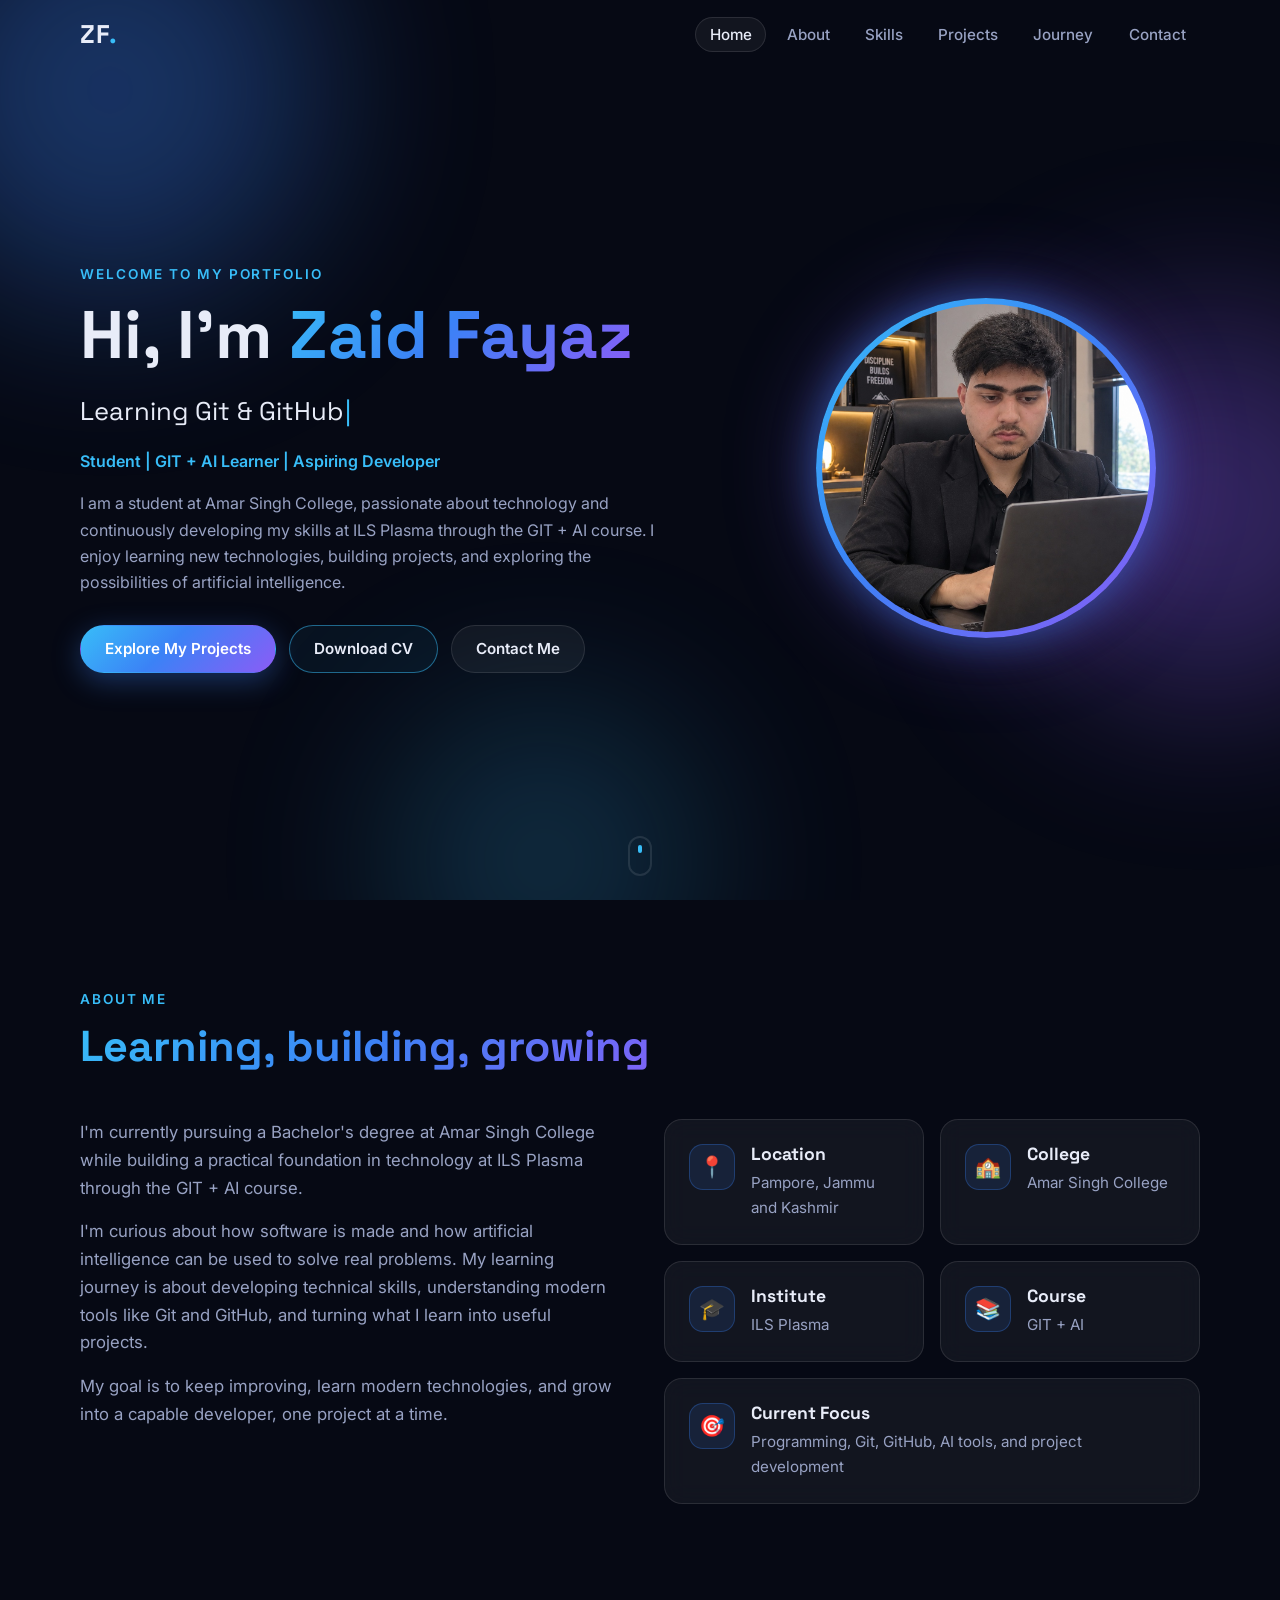
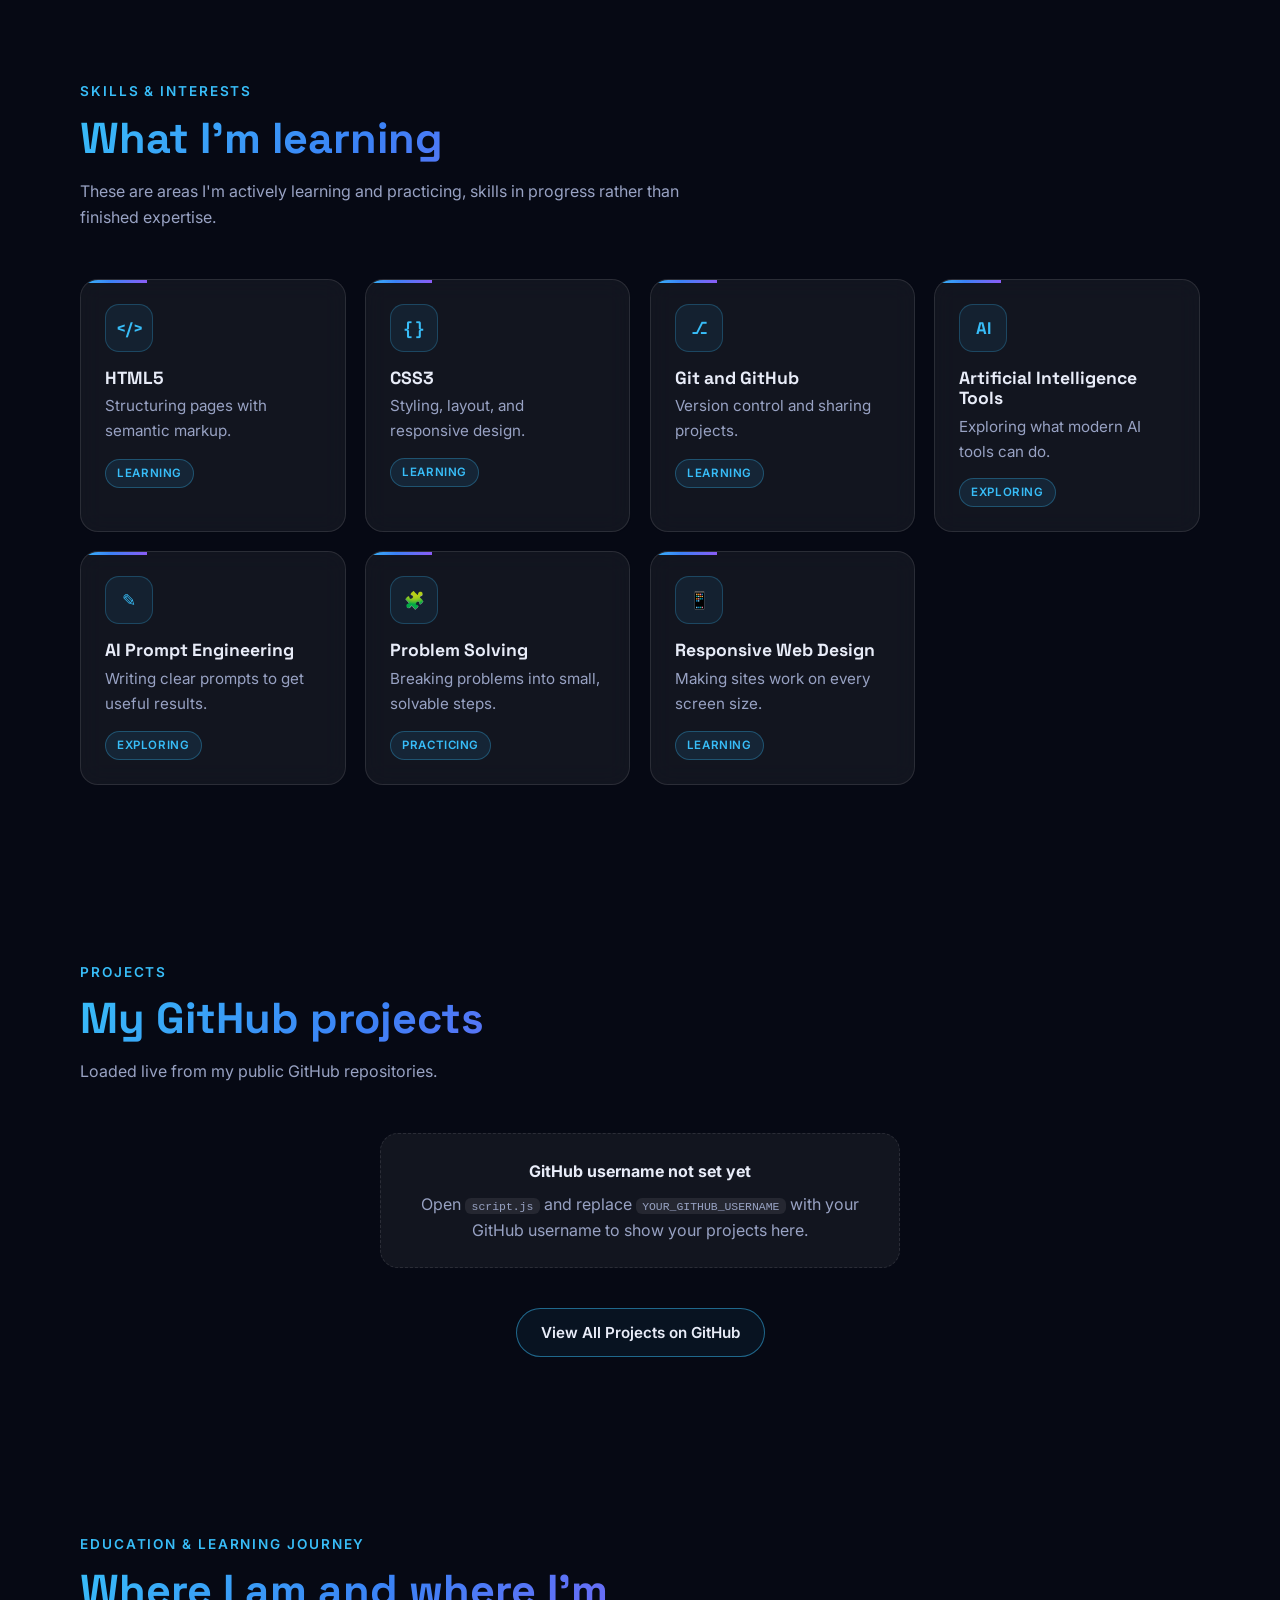
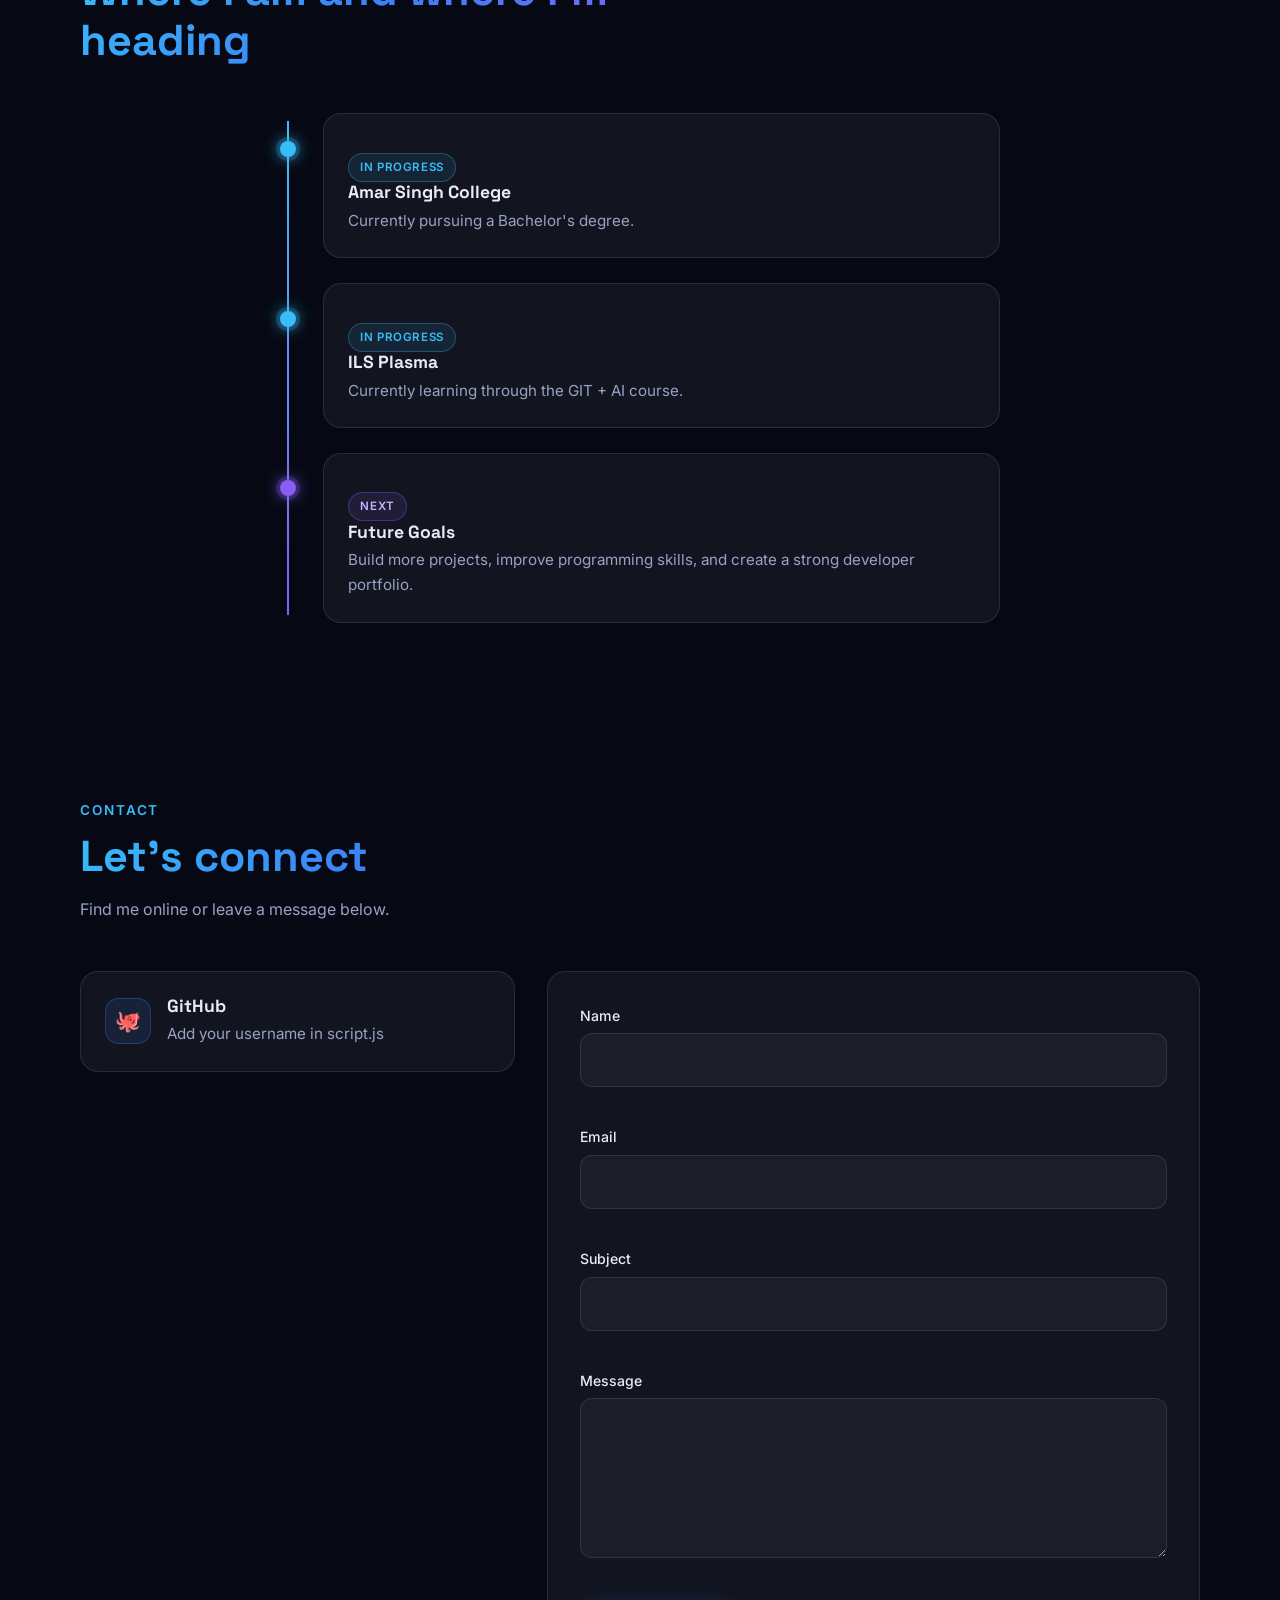
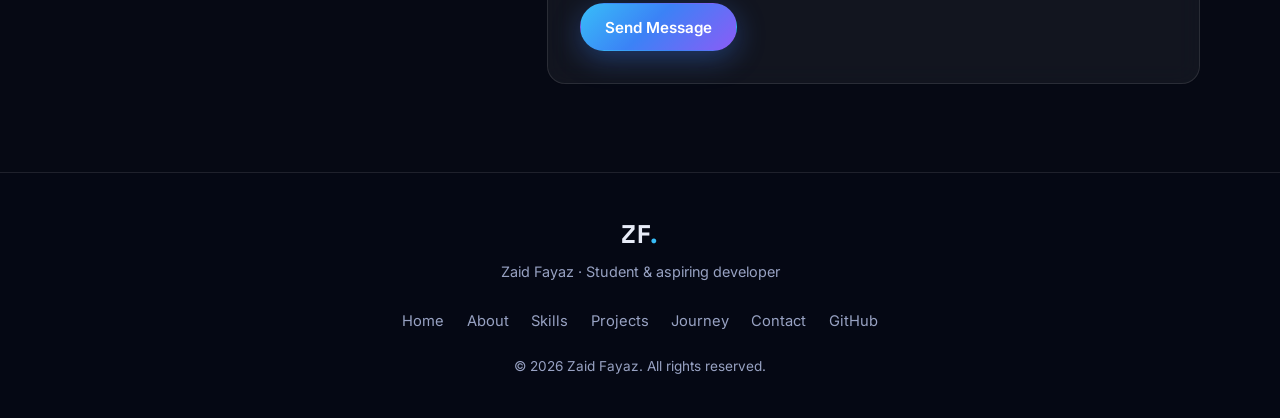
<file: index.html>
<!DOCTYPE html>
<html lang="en">
<head>
  <meta charset="UTF-8" />
  <meta name="viewport" content="width=device-width, initial-scale=1.0" />
  <title>Zaid Fayaz | Student &amp; Aspiring Developer</title>
  <meta name="description" content="Portfolio of Zaid Fayaz, a student at Amar Singh College learning GIT + AI at ILS Plasma." />
  <meta name="theme-color" content="#060914" />
  <link rel="preconnect" href="https://fonts.googleapis.com" />
  <link rel="preconnect" href="https://fonts.gstatic.com" crossorigin />
  <link href="https://fonts.googleapis.com/css2?family=Inter:wght@400;500;600&family=Space+Grotesk:wght@500;600;700&display=swap" rel="stylesheet" />
  <link rel="stylesheet" href="index.css" />
</head>
<body>
  <div class="bg-orbs" aria-hidden="true">
    <span class="orb orb-1"></span>
    <span class="orb orb-2"></span>
    <span class="orb orb-3"></span>
  </div> 

  <!-- NAVBAR -->
  <header class="navbar" id="navbar">
    <nav class="nav-inner container" aria-label="Main navigation">
      <a href="#home" class="logo" aria-label="Zaid Fayaz, home">ZF<span>.</span></a>
      <button class="nav-toggle" id="navToggle" aria-label="Toggle menu" aria-expanded="false" aria-controls="navLinks">
        <span></span><span></span><span></span>
      </button>
      <ul class="nav-links" id="navLinks">
        <li><a href="#home" class="nav-link">Home</a></li>
        <li><a href="#about" class="nav-link">About</a></li>
        <li><a href="#skills" class="nav-link">Skills</a></li>
        <li><a href="#projects" class="nav-link">Projects</a></li>
        <li><a href="#journey" class="nav-link">Journey</a></li>
        <li><a href="#contact" class="nav-link">Contact</a></li>
      </ul>
    </nav>
  </header>

  <main>
    <!-- HERO -->
    <section class="hero" id="home">
      <div class="container hero-grid">
        <div class="hero-text reveal">
          <p class="eyebrow">Welcome to my portfolio</p>
          <h1>Hi, I'm <span class="gradient-text">Zaid Fayaz</span></h1>
          <p class="typed-line">
            <span id="typedText" aria-live="off"></span><span class="cursor" aria-hidden="true">|</span>
          </p>
          <p class="hero-sub">Student | GIT + AI Learner | Aspiring Developer</p>
          <p class="hero-desc">
            I am a student at Amar Singh College, passionate about technology and continuously developing my skills at ILS Plasma through the GIT + AI course. I enjoy learning new technologies, building projects, and exploring the possibilities of artificial intelligence.
          </p>
          <div class="btn-row">
            <a href="#projects" class="btn btn-primary">Explore My Projects</a>
            <a href="Zaid-Fayaz-CV.pdf" class="btn btn-outline" id="cvBtn" download>Download CV</a>
            <a href="#contact" class="btn btn-ghost">Contact Me</a>
          </div>
        </div>

        <div class="hero-photo reveal">
          <div class="photo-frame">
            <!-- Replace images/zaid.jpg with your own photo (keep the same file name) -->
            <img src="image.png" alt="Portrait of Zaid Fayaz" id="profilePhoto" width="360" height="360" />
            <div class="photo-fallback" id="photoFallback" hidden>ZF</div>
          </div>
        </div>
      </div>
      <a href="#about" class="scroll-hint" aria-label="Scroll to About section"><span></span></a>
    </section>

    <!-- ABOUT -->
    <section class="section" id="about">
      <div class="container">
        <div class="section-head reveal">
          <p class="eyebrow">About Me</p>
          <h2 class="gradient-text">Learning, building, growing</h2>
        </div>
        <div class="about-grid">
          <div class="about-copy reveal">
            <p>
              I'm currently pursuing a Bachelor's degree at Amar Singh College while building a practical foundation in technology at ILS Plasma through the GIT + AI course.
            </p>
            <p>
              I'm curious about how software is made and how artificial intelligence can be used to solve real problems. My learning journey is about developing technical skills, understanding modern tools like Git and GitHub, and turning what I learn into useful projects.
            </p>
            <p>
              My goal is to keep improving, learn modern technologies, and grow into a capable developer, one project at a time.
            </p>
          </div>
          <div class="info-cards">
            <article class="glass card info-card reveal">
              <span class="info-icon" aria-hidden="true">&#128205;</span>
              <div><h3>Location</h3><p>Pampore, Jammu and Kashmir</p></div>
            </article>
            <article class="glass card info-card reveal">
              <span class="info-icon" aria-hidden="true">&#127979;</span>
              <div><h3>College</h3><p>Amar Singh College</p></div>
            </article>
            <article class="glass card info-card reveal">
              <span class="info-icon" aria-hidden="true">&#127891;</span>
              <div><h3>Institute</h3><p>ILS Plasma</p></div>
            </article>
            <article class="glass card info-card reveal">
              <span class="info-icon" aria-hidden="true">&#128218;</span>
              <div><h3>Course</h3><p>GIT + AI</p></div>
            </article>
            <article class="glass card info-card info-wide reveal">
              <span class="info-icon" aria-hidden="true">&#127919;</span>
              <div><h3>Current Focus</h3><p>Programming, Git, GitHub, AI tools, and project development</p></div>
            </article>
          </div>
        </div>
      </div>
    </section>

    <!-- SKILLS -->
    <section class="section" id="skills">
      <div class="container">
        <div class="section-head reveal">
          <p class="eyebrow">Skills &amp; Interests</p>
          <h2 class="gradient-text">What I'm learning</h2>
          <p class="section-sub">These are areas I'm actively learning and practicing, skills in progress rather than finished expertise.</p>
        </div>
        <div class="skills-grid">
          <article class="glass card skill-card reveal"><span class="skill-icon">&lt;/&gt;</span><h3>HTML5</h3><p>Structuring pages with semantic markup.</p><span class="badge">Learning</span></article>
          <article class="glass card skill-card reveal"><span class="skill-icon">{ }</span><h3>CSS3</h3><p>Styling, layout, and responsive design.</p><span class="badge">Learning</span></article>
         
          <article class="glass card skill-card reveal"><span class="skill-icon">&#9095;</span><h3>Git and GitHub</h3><p>Version control and sharing projects.</p><span class="badge">Learning</span></article>
          <article class="glass card skill-card reveal"><span class="skill-icon">AI</span><h3>Artificial Intelligence Tools</h3><p>Exploring what modern AI tools can do.</p><span class="badge">Exploring</span></article>
          <article class="glass card skill-card reveal"><span class="skill-icon">&#9998;</span><h3>AI Prompt Engineering</h3><p>Writing clear prompts to get useful results.</p><span class="badge">Exploring</span></article>
          <article class="glass card skill-card reveal"><span class="skill-icon">&#129513;</span><h3>Problem Solving</h3><p>Breaking problems into small, solvable steps.</p><span class="badge">Practicing</span></article>
          <article class="glass card skill-card reveal"><span class="skill-icon">&#128241;</span><h3>Responsive Web Design</h3><p>Making sites work on every screen size.</p><span class="badge">Learning</span></article>
        </div>
      </div>
    </section>

    <!-- PROJECTS -->
    <section class="section" id="projects">
      <div class="container">
        <div class="section-head reveal">
          <p class="eyebrow">Projects</p>
          <h2 class="gradient-text">My GitHub projects</h2>
          <p class="section-sub">Loaded live from my public GitHub repositories.</p>
        </div>

        <div class="filters reveal" id="filters" role="group" aria-label="Filter projects by language" hidden></div>

        <div class="projects-grid" id="projectsGrid" aria-live="polite"></div>

        <div class="state" id="projectsState" role="status"></div>

        <div class="center reveal">
          <a href="#" class="btn btn-outline" id="allProjectsBtn" target="_blank" rel="noopener noreferrer">View All Projects on GitHub</a>
        </div>
      </div>
    </section>

    <!-- JOURNEY -->
    <section class="section" id="journey">
      <div class="container">
        <div class="section-head reveal">
          <p class="eyebrow">Education &amp; Learning Journey</p>
          <h2 class="gradient-text">Where I am and where I'm heading</h2>
        </div>
        <ol class="timeline">
          <li class="timeline-item reveal">
            <span class="dot" aria-hidden="true"></span>
            <div class="glass card">
              <span class="badge">In progress</span>
              <h3>Amar Singh College</h3>
              <p>Currently pursuing a Bachelor's degree.</p>
            </div>
          </li>
          <li class="timeline-item reveal">
            <span class="dot" aria-hidden="true"></span>
            <div class="glass card">
              <span class="badge">In progress</span>
              <h3>ILS Plasma</h3>
              <p>Currently learning through the GIT + AI course.</p>
            </div>
          </li>
          <li class="timeline-item reveal">
            <span class="dot dot-future" aria-hidden="true"></span>
            <div class="glass card">
              <span class="badge badge-future">Next</span>
              <h3>Future Goals</h3>
              <p>Build more projects, improve programming skills, and create a strong developer portfolio.</p>
            </div>
          </li>
        </ol>
      </div>
    </section>

    <!-- CONTACT -->
    <section class="section" id="contact">
      <div class="container">
        <div class="section-head reveal">
          <p class="eyebrow">Contact</p>
          <h2 class="gradient-text">Let's connect</h2>
          <p class="section-sub">Find me online or leave a message below.</p>
        </div>
        <div class="contact-grid">
          <div class="contact-links reveal" id="contactLinks">
            <a class="glass card contact-link" id="githubLink" href="#" target="_blank" rel="noopener noreferrer">
              <span class="info-icon" aria-hidden="true">&#128025;</span>
              <div><h3>GitHub</h3><p id="githubLinkText">github.com</p></div>
            </a>
            <a class="glass card contact-link" id="linkedinLink" href="#" target="_blank" rel="noopener noreferrer" hidden>
              <span class="info-icon" aria-hidden="true">&#128188;</span>
              <div><h3>LinkedIn</h3><p>Connect with me</p></div>
            </a>
            <a class="glass card contact-link" id="emailLink" href="#" hidden>
              <span class="info-icon" aria-hidden="true">&#9993;</span>
              <div><h3>Email</h3><p id="emailLinkText"></p></div>
            </a>
            <a class="glass card contact-link" id="instagramLink" href="#" target="_blank" rel="noopener noreferrer" hidden>
              <span class="info-icon" aria-hidden="true">&#128247;</span>
              <div><h3>Instagram</h3><p>Follow me</p></div>
            </a>
          </div>

          <form class="glass card contact-form reveal" id="contactForm" novalidate>
            <div class="field">
              <label for="name">Name</label>
              <input type="text" id="name" name="name" autocomplete="name" required />
              <small class="error" data-for="name"></small>
            </div>
            <div class="field">
              <label for="email">Email</label>
              <input type="email" id="email" name="email" autocomplete="email" required />
              <small class="error" data-for="email"></small>
            </div>
            <div class="field">
              <label for="subject">Subject</label>
              <input type="text" id="subject" name="subject" required />
              <small class="error" data-for="subject"></small>
            </div>
            <div class="field">
              <label for="message">Message</label>
              <textarea id="message" name="message" rows="5" required></textarea>
              <small class="error" data-for="message"></small>
            </div>
            <button type="submit" class="btn btn-primary">Send Message</button>
            <p class="form-status" id="formStatus" role="status"></p>
          </form>
        </div>
      </div>
    </section>
  </main>

  <!-- FOOTER -->
  <footer class="footer">
    <div class="container footer-inner">
      <div class="footer-brand">
        <a href="#home" class="logo">ZF<span>.</span></a>
        <p>Zaid Fayaz &middot; Student &amp; aspiring developer</p>
      </div>
      <ul class="footer-links">
        <li><a href="#home">Home</a></li>
        <li><a href="#about">About</a></li>
        <li><a href="#skills">Skills</a></li>
        <li><a href="#projects">Projects</a></li>
        <li><a href="#journey">Journey</a></li>
        <li><a href="#contact">Contact</a></li>
        <li><a href="#" id="footerGithub" target="_blank" rel="noopener noreferrer">GitHub</a></li>
      </ul>
      <p class="copyright">&copy; <span id="year"></span> Zaid Fayaz. All rights reserved.</p>
    </div>
  </footer>

  <button class="back-top" id="backTop" aria-label="Back to top" hidden>&uarr;</button>
  <div class="toast" id="toast" role="status" aria-live="polite"></div>

  <script src="script.js">/* ==========================================================
   Zaid Fayaz Portfolio - script.js
   Edit the CONFIG block below to personalise the site.
   ========================================================== */
const CONFIG = {
  githubUsername: "YOUR_GITHUB_USERNAME", // <-- replace with your real GitHub username
  linkedin: "",   // e.g. "https://www.linkedin.com/in/your-name"  (leave "" to hide)
  email: "",      // e.g. "you@example.com"                        (leave "" to hide)
  instagram: "",  // e.g. "https://www.instagram.com/your-name"    (leave "" to hide)
  hideForks: true // set to false to also show forked repositories
};

document.documentElement.classList.add("js");

const $ = (sel, root = document) => root.querySelector(sel);
const $$ = (sel, root = document) => [...root.querySelectorAll(sel)];
const prefersReducedMotion = window.matchMedia("(prefers-reduced-motion: reduce)").matches;
const usernameIsSet = CONFIG.githubUsername && CONFIG.githubUsername !== "YOUR_GITHUB_USERNAME";
const githubProfileUrl = `https://github.com/${CONFIG.githubUsername}`;

/* ---------- Toast ---------- */
const toastEl = $("#toast");
let toastTimer;
function showToast(message) {
  toastEl.textContent = message;
  toastEl.classList.add("show");
  clearTimeout(toastTimer);
  toastTimer = setTimeout(() => toastEl.classList.remove("show"), 3500);
}

/* ---------- Mobile navigation ---------- */
const navToggle = $("#navToggle");
const navLinks = $("#navLinks");

function setMenu(open) {
  navLinks.classList.toggle("open", open);
  navToggle.setAttribute("aria-expanded", String(open));
}
navToggle.addEventListener("click", () => setMenu(!navLinks.classList.contains("open")));
$$(".nav-link").forEach((link) => link.addEventListener("click", () => setMenu(false)));
document.addEventListener("keydown", (e) => { if (e.key === "Escape") setMenu(false); });

/* ---------- Navbar style, back-to-top ---------- */
const navbar = $("#navbar");
const backTop = $("#backTop");

function onScroll() {
  navbar.classList.toggle("scrolled", window.scrollY > 30);
  backTop.hidden = window.scrollY < 500;
}
window.addEventListener("scroll", onScroll, { passive: true });
onScroll();

backTop.addEventListener("click", () => {
  window.scrollTo({ top: 0, behavior: prefersReducedMotion ? "auto" : "smooth" });
});

/* ---------- Active nav link ---------- */
const sections = $$("main section[id]");
const navMap = new Map($$(".nav-link").map((a) => [a.getAttribute("href").slice(1), a]));

const sectionObserver = new IntersectionObserver((entries) => {
  entries.forEach((entry) => {
    if (entry.isIntersecting) {
      navMap.forEach((a) => a.classList.remove("active"));
      const active = navMap.get(entry.target.id);
      if (active) active.classList.add("active");
    }
  });
}, { rootMargin: "-45% 0px -50% 0px" });
sections.forEach((s) => sectionObserver.observe(s));

/* ---------- Scroll reveal ---------- */
const revealObserver = new IntersectionObserver((entries, obs) => {
  entries.forEach((entry) => {
    if (entry.isIntersecting) {
      entry.target.classList.add("visible");
      obs.unobserve(entry.target);
    }
  });
}, { threshold: 0.12 });

function observeReveals(root = document) {
  $$(".reveal:not(.visible)", root).forEach((el, i) => {
    el.style.transitionDelay = `${Math.min(i % 4, 3) * 70}ms`;
    revealObserver.observe(el);
  });
}
observeReveals();

/* ---------- Typed text animation ---------- */
const typedEl = $("#typedText");
const phrases = ["Learning Git & GitHub", "Exploring AI tools", "Building projects", "Growing as a developer"];

function startTyping() {
  if (prefersReducedMotion) { typedEl.textContent = phrases[0]; return; }
  let phraseIndex = 0, charIndex = 0, deleting = false;
  (function tick() {
    const phrase = phrases[phraseIndex];
    charIndex += deleting ? -1 : 1;
    typedEl.textContent = phrase.slice(0, charIndex);
    let delay = deleting ? 40 : 85;
    if (!deleting && charIndex === phrase.length) { deleting = true; delay = 1600; }
    else if (deleting && charIndex === 0) { deleting = false; phraseIndex = (phraseIndex + 1) % phrases.length; delay = 400; }
    setTimeout(tick, delay);
  })();
}
startTyping();

/* ---------- Profile photo fallback ---------- */
const photo = $("#profilePhoto");
const photoFallback = $("#photoFallback");
function showPhotoFallback() { photo.hidden = true; photoFallback.hidden = false; }
photo.addEventListener("error", showPhotoFallback);
if (photo.complete && photo.naturalWidth === 0) showPhotoFallback();

/* ---------- CV button ---------- */
$("#cvBtn").addEventListener("click", async (e) => {
  if (location.protocol === "file:") return; // can't check files when opened locally
  e.preventDefault();
  const link = e.currentTarget;
  try {
    const res = await fetch(link.getAttribute("href"), { method: "HEAD" });
    if (!res.ok) throw new Error("missing");
    const a = document.createElement("a");
    a.href = link.href;
    a.download = "";
    a.click();
  } catch {
    showToast("CV not added yet. Place Zaid-Fayaz-CV.pdf in the project folder.");
  }
});

/* ---------- Contact links & footer year ---------- */
$("#year").textContent = new Date().getFullYear();

function setupContactLinks() {
  const gh = $("#githubLink");
  const footerGh = $("#footerGithub");
  if (usernameIsSet) {
    gh.href = githubProfileUrl;
    $("#githubLinkText").textContent = `github.com/${CONFIG.githubUsername}`;
    footerGh.href = githubProfileUrl;
  } else {
    gh.href = "https://github.com";
    $("#githubLinkText").textContent = "Add your username in script.js";
    footerGh.href = "https://github.com";
  }

  if (CONFIG.linkedin) { const el = $("#linkedinLink"); el.href = CONFIG.linkedin; el.hidden = false; }
  if (CONFIG.instagram) { const el = $("#instagramLink"); el.href = CONFIG.instagram; el.hidden = false; }
  if (CONFIG.email) {
    const el = $("#emailLink");
    el.href = `mailto:${CONFIG.email}`;
    $("#emailLinkText").textContent = CONFIG.email;
    el.hidden = false;
  }
  $("#allProjectsBtn").href = usernameIsSet ? `${githubProfileUrl}?tab=repositories` : "https://github.com";
}
setupContactLinks();

/* ---------- GitHub projects ---------- */
const grid = $("#projectsGrid");
const stateEl = $("#projectsState");
const filtersEl = $("#filters");
let allRepos = [];
let activeFilter = "All";

const escapeHTML = (str = "") =>
  str.replace(/[&<>"']/g, (c) => ({ "&": "&amp;", "<": "&lt;", ">": "&gt;", '"': "&quot;", "'": "&#39;" }[c]));

function formatDate(iso) {
  return new Date(iso).toLocaleDateString("en-IN", { year: "numeric", month: "short", day: "numeric" });
}

function setState(html) { stateEl.innerHTML = html; }

function showLoading() {
  grid.innerHTML = "";
  filtersEl.hidden = true;
  setState('<div class="state-box"><div class="spinner" aria-hidden="true"></div>Loading repositories from GitHub...</div>');
}

function showMessage(title, text) {
  grid.innerHTML = "";
  filtersEl.hidden = true;
  setState(`<div class="state-box"><strong>${title}</strong>${text}</div>`);
}

function safeHomepage(url) {
  if (!url) return "";
  try {
    const u = new URL(/^https?:\/\//i.test(url) ? url : `https://${url}`);
    return ["http:", "https:"].includes(u.protocol) ? u.href : "";
  } catch { return ""; }
}

function renderFilters() {
  const languages = [...new Set(allRepos.map((r) => r.language).filter(Boolean))].sort();
  if (languages.length < 2) { filtersEl.hidden = true; return; }
  filtersEl.innerHTML = ["All", ...languages]
    .map((l) => `<button type="button" class="filter-btn${l === activeFilter ? " active" : ""}" data-lang="${escapeHTML(l)}">${escapeHTML(l)}</button>`)
    .join("");
  filtersEl.hidden = false;
}

filtersEl.addEventListener("click", (e) => {
  const btn = e.target.closest(".filter-btn");
  if (!btn) return;
  activeFilter = btn.dataset.lang;
  $$(".filter-btn", filtersEl).forEach((b) => b.classList.toggle("active", b === btn));
  renderProjects();
});

function renderProjects() {
  const repos = activeFilter === "All" ? allRepos : allRepos.filter((r) => r.language === activeFilter);
  setState("");
  grid.innerHTML = repos.map((repo, i) => {
    const live = safeHomepage(repo.homepage);
    const desc = repo.description ? escapeHTML(repo.description) : "No description provided for this repository.";
    return `
      <article class="glass card project-card" style="animation-delay:${Math.min(i, 8) * 60}ms">
        <h3>${escapeHTML(repo.name)}</h3>
        <p class="project-desc">${desc}</p>
        <div class="project-meta">
          ${repo.language ? `<span class="tag">${escapeHTML(repo.language)}</span>` : ""}
          <span>Updated ${formatDate(repo.updated_at)}</span>
        </div>
        <div class="project-actions">
          <a class="btn btn-primary" href="${escapeHTML(repo.html_url)}" target="_blank" rel="noopener noreferrer">View on GitHub</a>
          ${live ? `<a class="btn btn-outline" href="${escapeHTML(live)}" target="_blank" rel="noopener noreferrer">Live Demo</a>` : ""}
        </div>
      </article>`;
  }).join("");
}

async function loadRepos() {
  if (!usernameIsSet) {
    showMessage(
      "GitHub username not set yet",
      "Open <code>script.js</code> and replace <code>YOUR_GITHUB_USERNAME</code> with your GitHub username to show your projects here."
    );
    return;
  }

  showLoading();
  try {
    const url = `https://api.github.com/users/${encodeURIComponent(CONFIG.githubUsername)}/repos?sort=updated&per_page=100`;
    const res = await fetch(url, { headers: { Accept: "application/vnd.github+json" } });
    if (res.status === 404) throw new Error("not-found");
    if (res.status === 403) throw new Error("rate-limit");
    if (!res.ok) throw new Error("http");

    const data = await res.json();
    allRepos = data.filter((r) => !(CONFIG.hideForks && r.fork));

    if (allRepos.length === 0) {
      showMessage(
        "No public repositories yet",
        `Projects will appear here as soon as you publish a public repository on <a href="${githubProfileUrl}" target="_blank" rel="noopener noreferrer">GitHub</a>.`
      );
      return;
    }
    renderFilters();
    renderProjects();
  } catch (err) {
    const reasons = {
      "not-found": "That GitHub username could not be found. Please check the spelling in script.js.",
      "rate-limit": "GitHub's request limit was reached. Please try again in a little while."
    };
    showMessage(
      "Couldn't load projects right now",
      `${reasons[err.message] || "GitHub may be unavailable or you may be offline."} You can still browse everything directly on <a href="${githubProfileUrl}" target="_blank" rel="noopener noreferrer">my GitHub profile</a>.`
    );
  }
}
loadRepos();

/* ---------- Contact form validation ---------- */
const form = $("#contactForm");
const formStatus = $("#formStatus");

const rules = {
  name: (v) => (v.trim().length >= 2 ? "" : "Please enter your name (at least 2 characters)."),
  email: (v) => (/^[^\s@]+@[^\s@]+\.[^\s@]{2,}$/.test(v.trim()) ? "" : "Please enter a valid email address."),
  subject: (v) => (v.trim().length >= 3 ? "" : "Please enter a subject (at least 3 characters)."),
  message: (v) => (v.trim().length >= 10 ? "" : "Your message should be at least 10 characters.")
};

function validateField(name) {
  const input = form.elements[name];
  const message = rules[name](input.value);
  input.closest(".field").classList.toggle("invalid", Boolean(message));
  input.setAttribute("aria-invalid", String(Boolean(message)));
  $(`.error[data-for="${name}"]`, form).textContent = message;
  return !message;
}

Object.keys(rules).forEach((name) => {
  form.elements[name].addEventListener("blur", () => validateField(name));
  form.elements[name].addEventListener("input", () => {
    if (form.elements[name].closest(".field").classList.contains("invalid")) validateField(name);
  });
});

form.addEventListener("submit", (e) => {
  e.preventDefault();
  formStatus.className = "form-status";
  const valid = Object.keys(rules).map(validateField).every(Boolean);
  if (!valid) {
    formStatus.textContent = "Please fix the highlighted fields.";
    const firstBad = $(".field.invalid input, .field.invalid textarea", form);
    if (firstBad) firstBad.focus();
    return;
  }

  /* No backend is connected, so nothing is actually sent.
     To make it work, connect a service such as Formspree or EmailJS here. */
  formStatus.classList.add("ok");
  formStatus.textContent = CONFIG.email
    ? "Your details look good, but this form isn't connected to an email service yet. Please email me directly using the link above."
    : "Your details look good, but this form isn't connected to an email service yet, so the message was not sent.";
});</script>
</body>
</html>
</file>
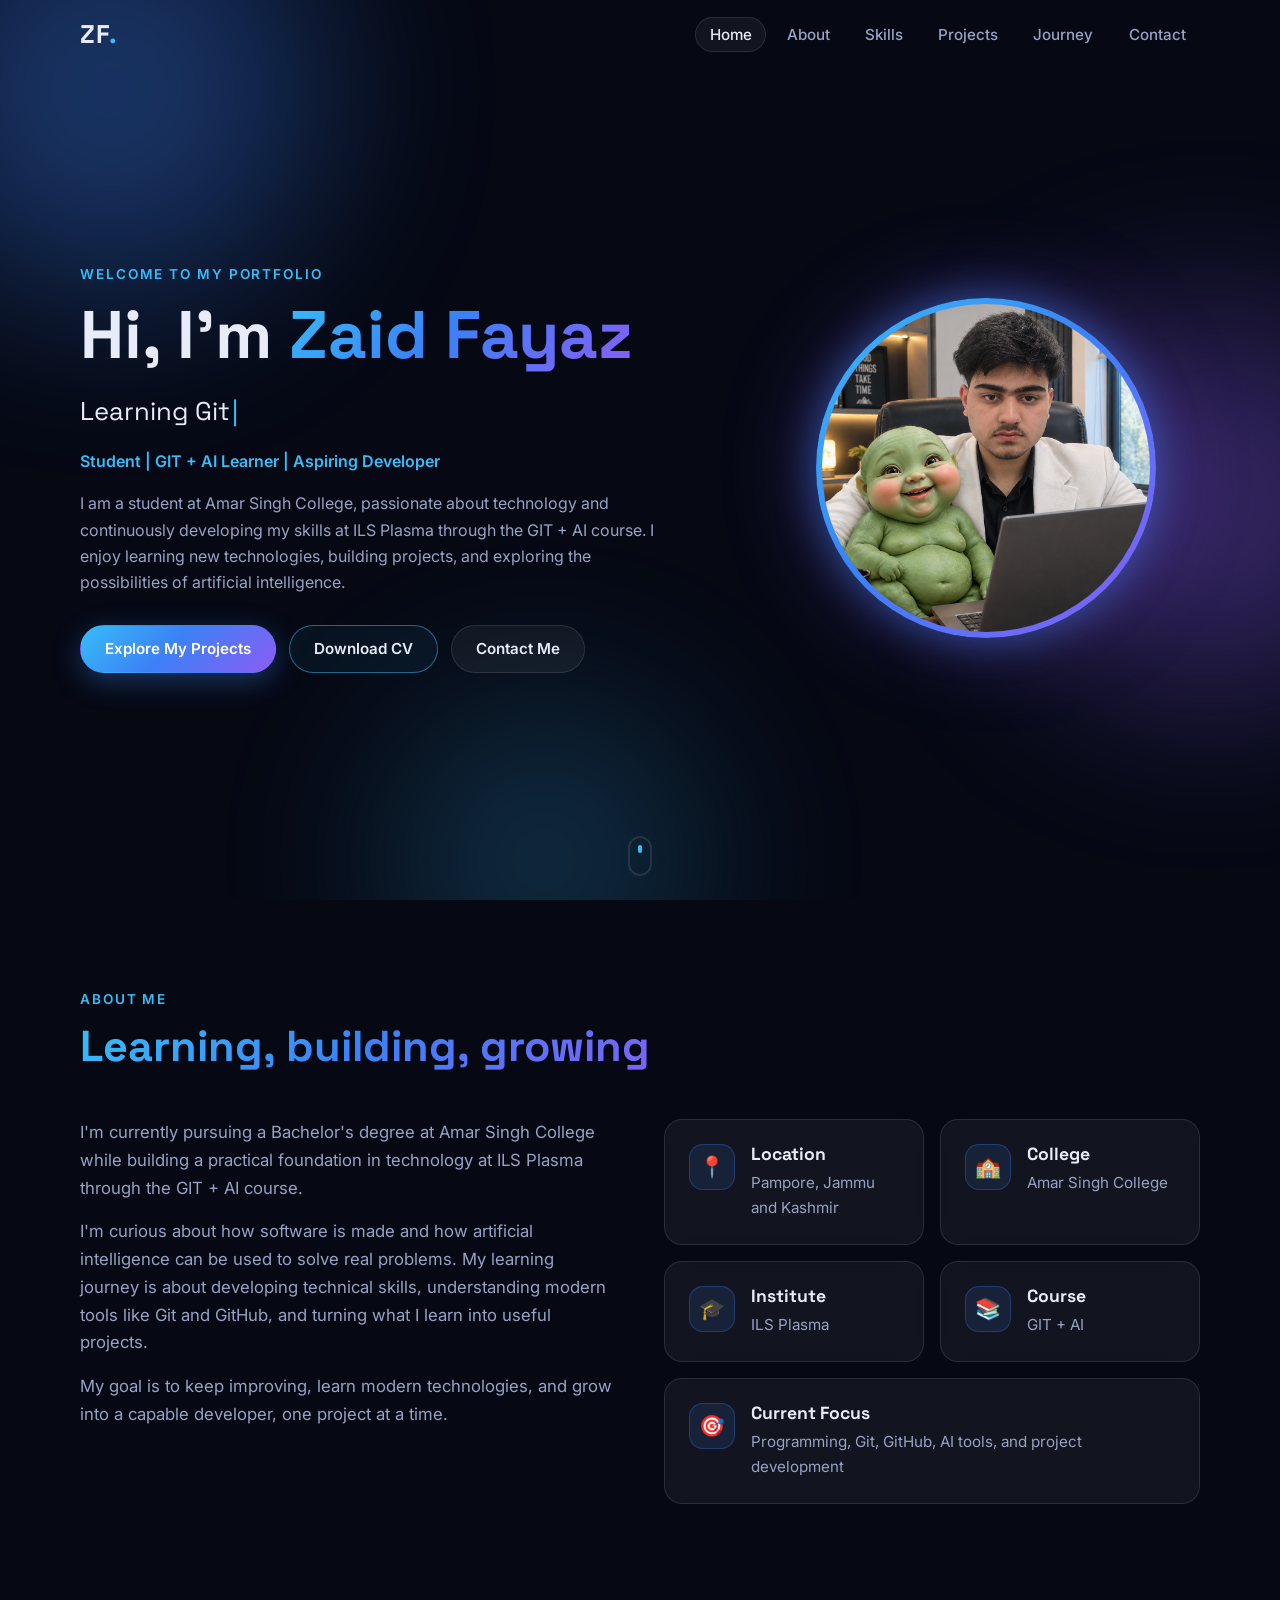
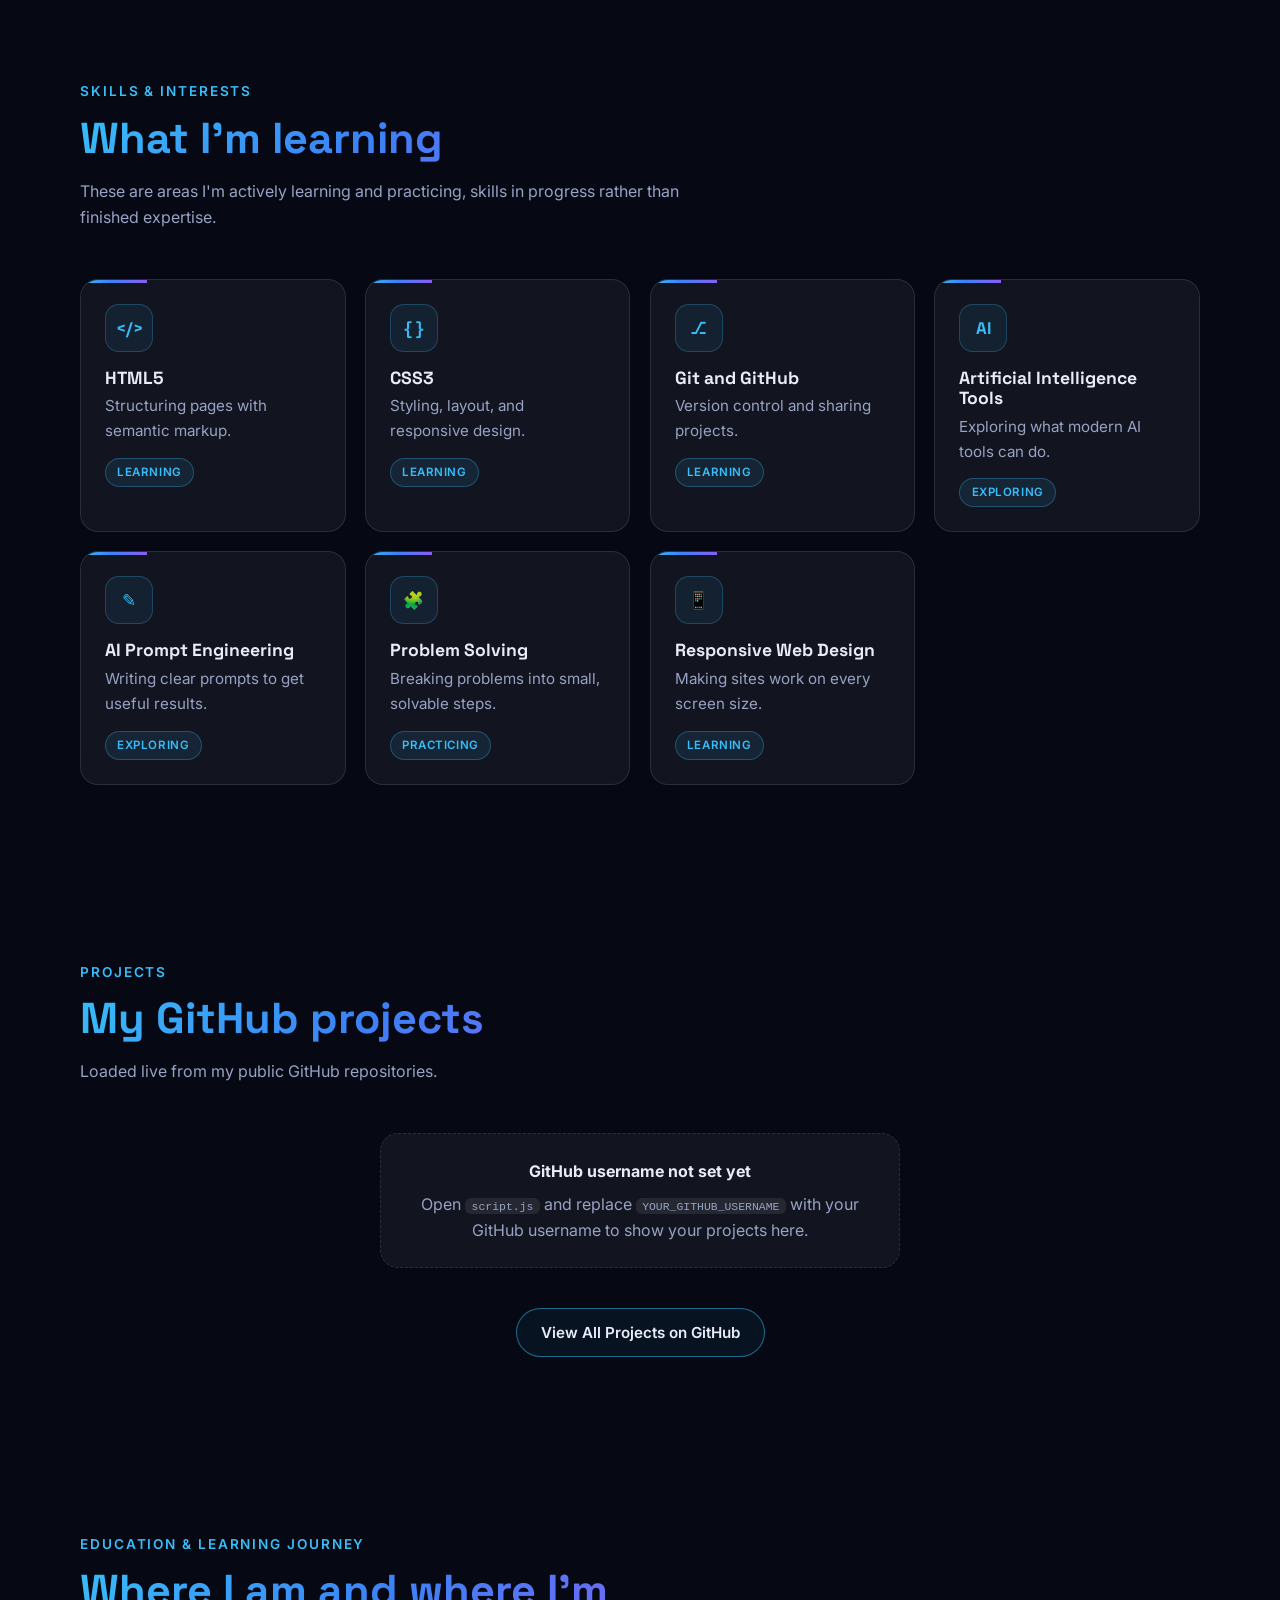
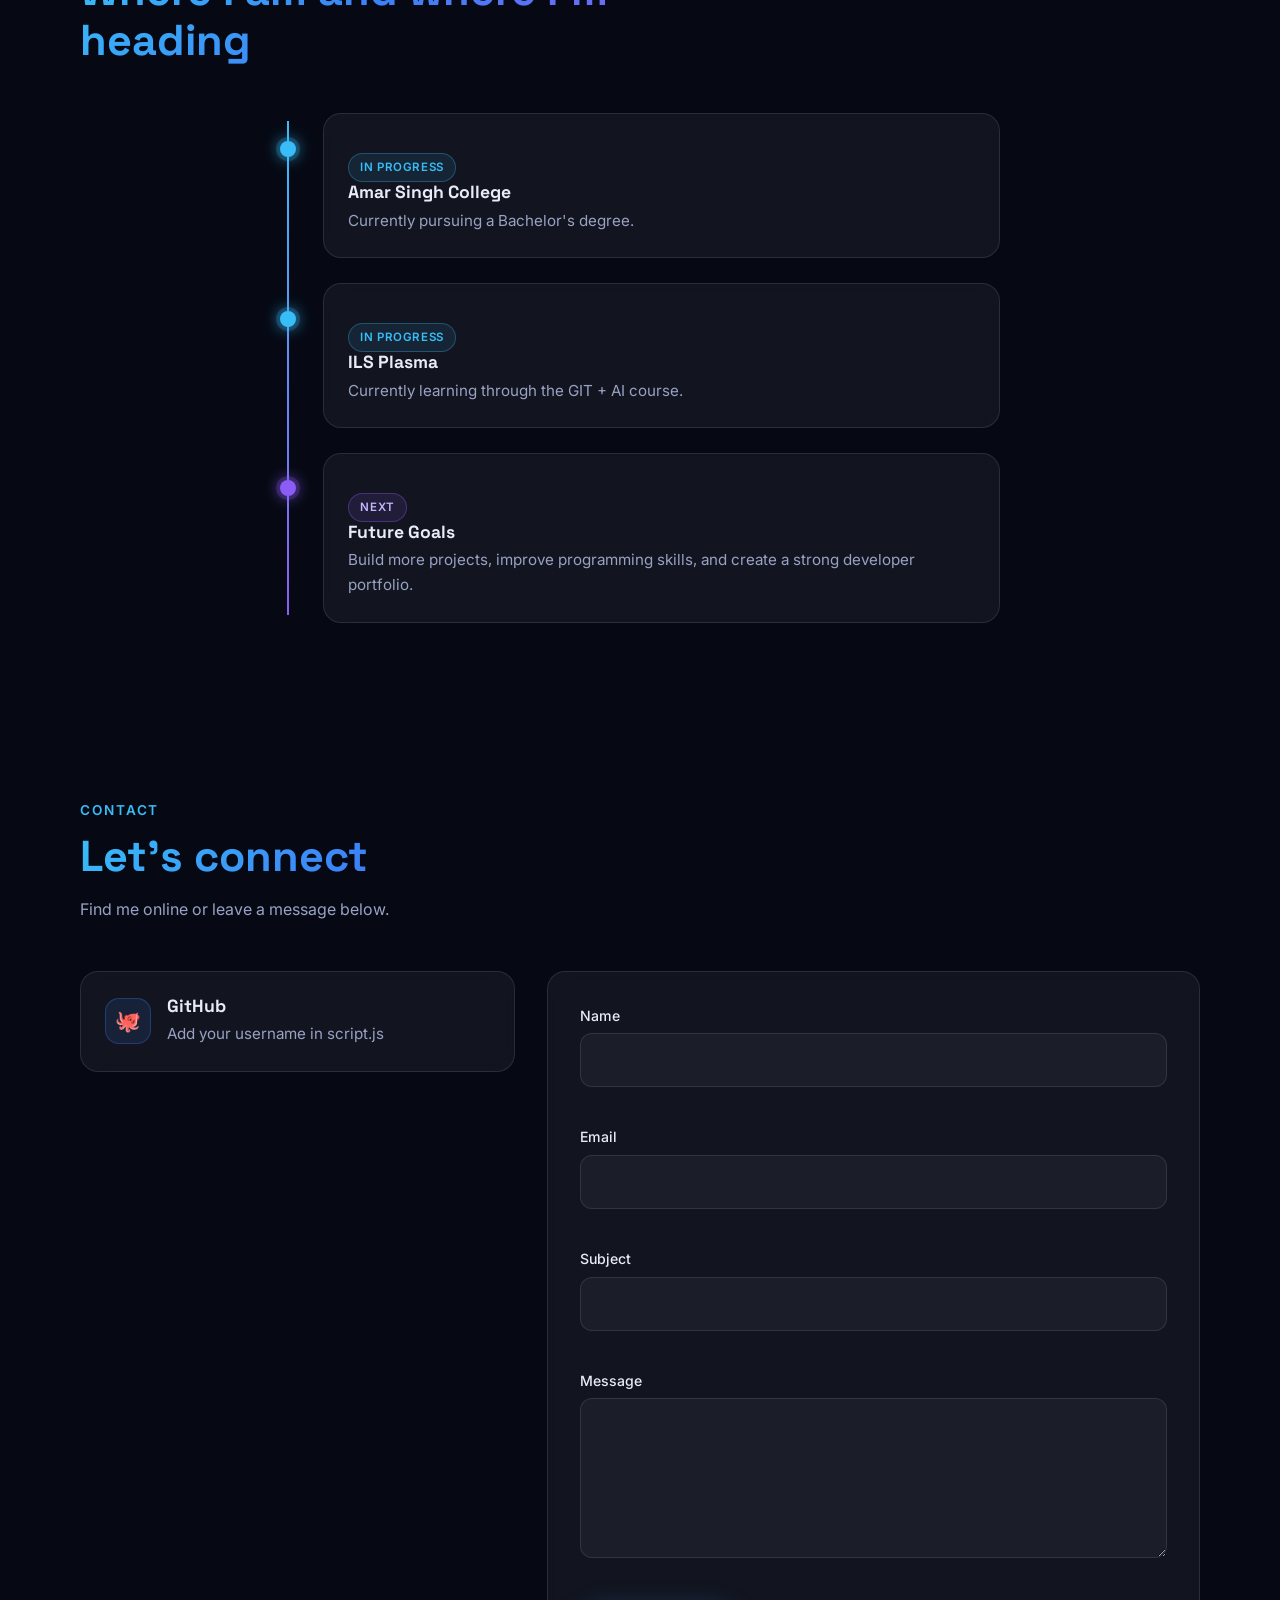
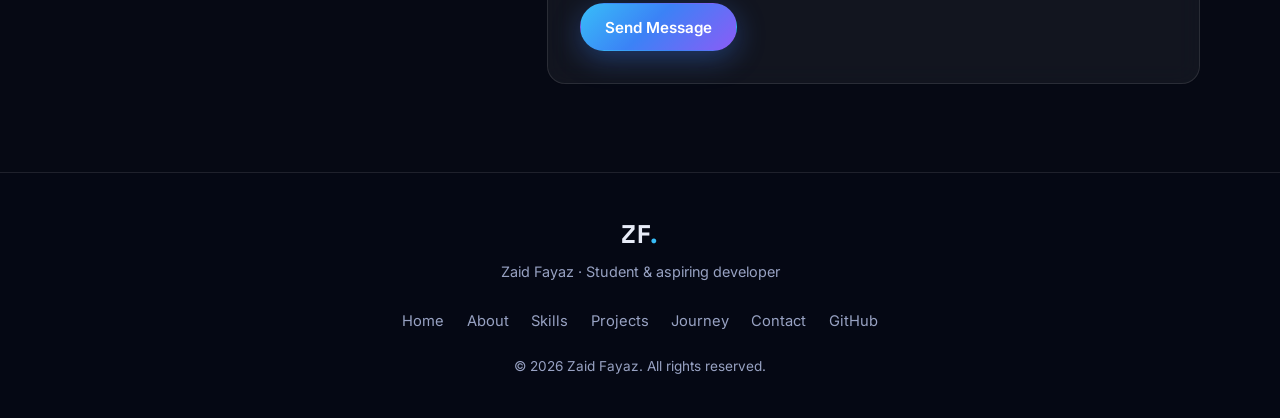
<file: zaid fayaz/index.html>
<!DOCTYPE html>
<html lang="en">
<head>
  <meta charset="UTF-8" />
  <meta name="viewport" content="width=device-width, initial-scale=1.0" />
  <title>Zaid Fayaz | Student &amp; Aspiring Developer</title>
  <meta name="description" content="Portfolio of Zaid Fayaz, a student at Amar Singh College learning GIT + AI at ILS Plasma." />
  <meta name="theme-color" content="#060914" />
  <link rel="preconnect" href="https://fonts.googleapis.com" />
  <link rel="preconnect" href="https://fonts.gstatic.com" crossorigin />
  <link href="https://fonts.googleapis.com/css2?family=Inter:wght@400;500;600&family=Space+Grotesk:wght@500;600;700&display=swap" rel="stylesheet" />
  <link rel="stylesheet" href="style.css" />
</head>
<body>
  <div class="bg-orbs" aria-hidden="true">
    <span class="orb orb-1"></span>
    <span class="orb orb-2"></span>
    <span class="orb orb-3"></span>
  </div> 

  <!-- NAVBAR -->
  <header class="navbar" id="navbar">
    <nav class="nav-inner container" aria-label="Main navigation">
      <a href="#home" class="logo" aria-label="Zaid Fayaz, home">ZF<span>.</span></a>
      <button class="nav-toggle" id="navToggle" aria-label="Toggle menu" aria-expanded="false" aria-controls="navLinks">
        <span></span><span></span><span></span>
      </button>
      <ul class="nav-links" id="navLinks">
        <li><a href="#home" class="nav-link">Home</a></li>
        <li><a href="#about" class="nav-link">About</a></li>
        <li><a href="#skills" class="nav-link">Skills</a></li>
        <li><a href="#projects" class="nav-link">Projects</a></li>
        <li><a href="#journey" class="nav-link">Journey</a></li>
        <li><a href="#contact" class="nav-link">Contact</a></li>
      </ul>
    </nav>
  </header>

  <main>
    <!-- HERO -->
    <section class="hero" id="home">
      <div class="container hero-grid">
        <div class="hero-text reveal">
          <p class="eyebrow">Welcome to my portfolio</p>
          <h1>Hi, I'm <span class="gradient-text">Zaid Fayaz</span></h1>
          <p class="typed-line">
            <span id="typedText" aria-live="off"></span><span class="cursor" aria-hidden="true">|</span>
          </p>
          <p class="hero-sub">Student | GIT + AI Learner | Aspiring Developer</p>
          <p class="hero-desc">
            I am a student at Amar Singh College, passionate about technology and continuously developing my skills at ILS Plasma through the GIT + AI course. I enjoy learning new technologies, building projects, and exploring the possibilities of artificial intelligence.
          </p>
          <div class="btn-row">
            <a href="#projects" class="btn btn-primary">Explore My Projects</a>
            <a href="Zaid-Fayaz-CV.pdf" class="btn btn-outline" id="cvBtn" download>Download CV</a>
            <a href="#contact" class="btn btn-ghost">Contact Me</a>
          </div>
        </div>

        <div class="hero-photo reveal">
          <div class="photo-frame">
            <!-- Replace images/zaid.jpg with your own photo (keep the same file name) -->
            <img src="image.png" alt="Portrait of Zaid Fayaz" id="profilePhoto" width="360" height="360" />
            <div class="photo-fallback" id="photoFallback" hidden>ZF</div>
          </div>
        </div>
      </div>
      <a href="#about" class="scroll-hint" aria-label="Scroll to About section"><span></span></a>
    </section>

    <!-- ABOUT -->
    <section class="section" id="about">
      <div class="container">
        <div class="section-head reveal">
          <p class="eyebrow">About Me</p>
          <h2 class="gradient-text">Learning, building, growing</h2>
        </div>
        <div class="about-grid">
          <div class="about-copy reveal">
            <p>
              I'm currently pursuing a Bachelor's degree at Amar Singh College while building a practical foundation in technology at ILS Plasma through the GIT + AI course.
            </p>
            <p>
              I'm curious about how software is made and how artificial intelligence can be used to solve real problems. My learning journey is about developing technical skills, understanding modern tools like Git and GitHub, and turning what I learn into useful projects.
            </p>
            <p>
              My goal is to keep improving, learn modern technologies, and grow into a capable developer, one project at a time.
            </p>
          </div>
          <div class="info-cards">
            <article class="glass card info-card reveal">
              <span class="info-icon" aria-hidden="true">&#128205;</span>
              <div><h3>Location</h3><p>Pampore, Jammu and Kashmir</p></div>
            </article>
            <article class="glass card info-card reveal">
              <span class="info-icon" aria-hidden="true">&#127979;</span>
              <div><h3>College</h3><p>Amar Singh College</p></div>
            </article>
            <article class="glass card info-card reveal">
              <span class="info-icon" aria-hidden="true">&#127891;</span>
              <div><h3>Institute</h3><p>ILS Plasma</p></div>
            </article>
            <article class="glass card info-card reveal">
              <span class="info-icon" aria-hidden="true">&#128218;</span>
              <div><h3>Course</h3><p>GIT + AI</p></div>
            </article>
            <article class="glass card info-card info-wide reveal">
              <span class="info-icon" aria-hidden="true">&#127919;</span>
              <div><h3>Current Focus</h3><p>Programming, Git, GitHub, AI tools, and project development</p></div>
            </article>
          </div>
        </div>
      </div>
    </section>

    <!-- SKILLS -->
    <section class="section" id="skills">
      <div class="container">
        <div class="section-head reveal">
          <p class="eyebrow">Skills &amp; Interests</p>
          <h2 class="gradient-text">What I'm learning</h2>
          <p class="section-sub">These are areas I'm actively learning and practicing, skills in progress rather than finished expertise.</p>
        </div>
        <div class="skills-grid">
          <article class="glass card skill-card reveal"><span class="skill-icon">&lt;/&gt;</span><h3>HTML5</h3><p>Structuring pages with semantic markup.</p><span class="badge">Learning</span></article>
          <article class="glass card skill-card reveal"><span class="skill-icon">{ }</span><h3>CSS3</h3><p>Styling, layout, and responsive design.</p><span class="badge">Learning</span></article>
         
          <article class="glass card skill-card reveal"><span class="skill-icon">&#9095;</span><h3>Git and GitHub</h3><p>Version control and sharing projects.</p><span class="badge">Learning</span></article>
          <article class="glass card skill-card reveal"><span class="skill-icon">AI</span><h3>Artificial Intelligence Tools</h3><p>Exploring what modern AI tools can do.</p><span class="badge">Exploring</span></article>
          <article class="glass card skill-card reveal"><span class="skill-icon">&#9998;</span><h3>AI Prompt Engineering</h3><p>Writing clear prompts to get useful results.</p><span class="badge">Exploring</span></article>
          <article class="glass card skill-card reveal"><span class="skill-icon">&#129513;</span><h3>Problem Solving</h3><p>Breaking problems into small, solvable steps.</p><span class="badge">Practicing</span></article>
          <article class="glass card skill-card reveal"><span class="skill-icon">&#128241;</span><h3>Responsive Web Design</h3><p>Making sites work on every screen size.</p><span class="badge">Learning</span></article>
        </div>
      </div>
    </section>

    <!-- PROJECTS -->
    <section class="section" id="projects">
      <div class="container">
        <div class="section-head reveal">
          <p class="eyebrow">Projects</p>
          <h2 class="gradient-text">My GitHub projects</h2>
          <p class="section-sub">Loaded live from my public GitHub repositories.</p>
        </div>

        <div class="filters reveal" id="filters" role="group" aria-label="Filter projects by language" hidden></div>

        <div class="projects-grid" id="projectsGrid" aria-live="polite"></div>

        <div class="state" id="projectsState" role="status"></div>

        <div class="center reveal">
          <a href="#" class="btn btn-outline" id="allProjectsBtn" target="_blank" rel="noopener noreferrer">View All Projects on GitHub</a>
        </div>
      </div>
    </section>

    <!-- JOURNEY -->
    <section class="section" id="journey">
      <div class="container">
        <div class="section-head reveal">
          <p class="eyebrow">Education &amp; Learning Journey</p>
          <h2 class="gradient-text">Where I am and where I'm heading</h2>
        </div>
        <ol class="timeline">
          <li class="timeline-item reveal">
            <span class="dot" aria-hidden="true"></span>
            <div class="glass card">
              <span class="badge">In progress</span>
              <h3>Amar Singh College</h3>
              <p>Currently pursuing a Bachelor's degree.</p>
            </div>
          </li>
          <li class="timeline-item reveal">
            <span class="dot" aria-hidden="true"></span>
            <div class="glass card">
              <span class="badge">In progress</span>
              <h3>ILS Plasma</h3>
              <p>Currently learning through the GIT + AI course.</p>
            </div>
          </li>
          <li class="timeline-item reveal">
            <span class="dot dot-future" aria-hidden="true"></span>
            <div class="glass card">
              <span class="badge badge-future">Next</span>
              <h3>Future Goals</h3>
              <p>Build more projects, improve programming skills, and create a strong developer portfolio.</p>
            </div>
          </li>
        </ol>
      </div>
    </section>

    <!-- CONTACT -->
    <section class="section" id="contact">
      <div class="container">
        <div class="section-head reveal">
          <p class="eyebrow">Contact</p>
          <h2 class="gradient-text">Let's connect</h2>
          <p class="section-sub">Find me online or leave a message below.</p>
        </div>
        <div class="contact-grid">
          <div class="contact-links reveal" id="contactLinks">
            <a class="glass card contact-link" id="githubLink" href="#" target="_blank" rel="noopener noreferrer">
              <span class="info-icon" aria-hidden="true">&#128025;</span>
              <div><h3>GitHub</h3><p id="githubLinkText">github.com</p></div>
            </a>
            <a class="glass card contact-link" id="linkedinLink" href="#" target="_blank" rel="noopener noreferrer" hidden>
              <span class="info-icon" aria-hidden="true">&#128188;</span>
              <div><h3>LinkedIn</h3><p>Connect with me</p></div>
            </a>
            <a class="glass card contact-link" id="emailLink" href="#" hidden>
              <span class="info-icon" aria-hidden="true">&#9993;</span>
              <div><h3>Email</h3><p id="emailLinkText"></p></div>
            </a>
            <a class="glass card contact-link" id="instagramLink" href="#" target="_blank" rel="noopener noreferrer" hidden>
              <span class="info-icon" aria-hidden="true">&#128247;</span>
              <div><h3>Instagram</h3><p>Follow me</p></div>
            </a>
          </div>

          <form class="glass card contact-form reveal" id="contactForm" novalidate>
            <div class="field">
              <label for="name">Name</label>
              <input type="text" id="name" name="name" autocomplete="name" required />
              <small class="error" data-for="name"></small>
            </div>
            <div class="field">
              <label for="email">Email</label>
              <input type="email" id="email" name="email" autocomplete="email" required />
              <small class="error" data-for="email"></small>
            </div>
            <div class="field">
              <label for="subject">Subject</label>
              <input type="text" id="subject" name="subject" required />
              <small class="error" data-for="subject"></small>
            </div>
            <div class="field">
              <label for="message">Message</label>
              <textarea id="message" name="message" rows="5" required></textarea>
              <small class="error" data-for="message"></small>
            </div>
            <button type="submit" class="btn btn-primary">Send Message</button>
            <p class="form-status" id="formStatus" role="status"></p>
          </form>
        </div>
      </div>
    </section>
  </main>

  <!-- FOOTER -->
  <footer class="footer">
    <div class="container footer-inner">
      <div class="footer-brand">
        <a href="#home" class="logo">ZF<span>.</span></a>
        <p>Zaid Fayaz &middot; Student &amp; aspiring developer</p>
      </div>
      <ul class="footer-links">
        <li><a href="#home">Home</a></li>
        <li><a href="#about">About</a></li>
        <li><a href="#skills">Skills</a></li>
        <li><a href="#projects">Projects</a></li>
        <li><a href="#journey">Journey</a></li>
        <li><a href="#contact">Contact</a></li>
        <li><a href="#" id="footerGithub" target="_blank" rel="noopener noreferrer">GitHub</a></li>
      </ul>
      <p class="copyright">&copy; <span id="year"></span> Zaid Fayaz. All rights reserved.</p>
    </div>
  </footer>

  <button class="back-top" id="backTop" aria-label="Back to top" hidden>&uarr;</button>
  <div class="toast" id="toast" role="status" aria-live="polite"></div>

  <script src="script.js"></script>
</body>
</html>
</file>
<file: index.css>
/* ===== Theme variables (edit colours here) ===== */
:root {
  --bg: #060914;
  --bg-soft: #0b1022;
  --text: #e8ecf8;
  --muted: #98a2c3;
  --blue: #3b82f6;
  --blue-glow: #38bdf8;
  --purple: #8b5cf6;
  --gradient: linear-gradient(135deg, var(--blue-glow), var(--blue) 45%, var(--purple));
  --glass: rgba(255, 255, 255, 0.05);
  --glass-border: rgba(255, 255, 255, 0.1);
  --radius: 18px;
  --nav-h: 68px;
  --font-body: "Inter", system-ui, -apple-system, "Segoe UI", sans-serif;
  --font-head: "Space Grotesk", var(--font-body);
}

/* ===== Reset / base ===== */
*, *::before, *::after { box-sizing: border-box; }
html { scroll-behavior: smooth; scroll-padding-top: var(--nav-h); }
body {
  margin: 0;
  font-family: var(--font-body);
  background: var(--bg);
  color: var(--text);
  line-height: 1.65;
  overflow-x: hidden;
}
img { max-width: 100%; display: block; }
a { color: inherit; text-decoration: none; }
ul, ol { list-style: none; margin: 0; padding: 0; }
h1, h2, h3 { font-family: var(--font-head); line-height: 1.15; margin: 0; }
p { margin: 0 0 1rem; }
[hidden] { display: none !important; }
:focus-visible { outline: 2px solid var(--blue-glow); outline-offset: 3px; border-radius: 6px; }

.container { width: min(1120px, 92%); margin-inline: auto; }
.center { text-align: center; margin-top: 2.5rem; }

.gradient-text {
  background: var(--gradient);
  -webkit-background-clip: text;
  background-clip: text;
  color: transparent;
}

/* ===== Animated background ===== */
.bg-orbs { position: fixed; inset: 0; z-index: -1; overflow: hidden; pointer-events: none; }
.orb { position: absolute; border-radius: 50%; filter: blur(90px); opacity: 0.35; animation: float 16s ease-in-out infinite; }
.orb-1 { width: 420px; height: 420px; background: var(--blue); top: -120px; left: -100px; }
.orb-2 { width: 380px; height: 380px; background: var(--purple); top: 35%; right: -120px; animation-delay: -5s; }
.orb-3 { width: 320px; height: 320px; background: var(--blue-glow); bottom: -120px; left: 30%; opacity: 0.2; animation-delay: -9s; }
@keyframes float {
  0%, 100% { transform: translate(0, 0); }
  50% { transform: translate(30px, -40px); }
}

/* ===== Navbar ===== */
.navbar {
  position: fixed; top: 0; left: 0; right: 0; z-index: 100;
  height: var(--nav-h);
  transition: background 0.3s, box-shadow 0.3s, backdrop-filter 0.3s;
}
.navbar.scrolled {
  background: rgba(6, 9, 20, 0.72);
  backdrop-filter: blur(14px);
  -webkit-backdrop-filter: blur(14px);
  box-shadow: 0 1px 0 var(--glass-border);
}
.nav-inner { height: 100%; display: flex; align-items: center; justify-content: space-between; }
.logo { font-family: var(--font-head); font-weight: 700; font-size: 1.6rem; letter-spacing: 1px; }
.logo span { color: var(--blue-glow); }
.nav-links { display: flex; gap: 0.4rem; }
.nav-link {
  padding: 0.5rem 0.9rem; border-radius: 999px; color: var(--muted);
  font-size: 0.95rem; font-weight: 500; transition: color 0.2s, background 0.2s;
}
.nav-link:hover { color: var(--text); }
.nav-link.active { color: var(--text); background: var(--glass); box-shadow: inset 0 0 0 1px var(--glass-border); }

.nav-toggle { display: none; background: none; border: 0; width: 44px; height: 44px; cursor: pointer; padding: 10px; }
.nav-toggle span { display: block; height: 2px; background: var(--text); margin: 6px 0; border-radius: 2px; transition: transform 0.3s, opacity 0.3s; }
.nav-toggle[aria-expanded="true"] span:nth-child(1) { transform: translateY(8px) rotate(45deg); }
.nav-toggle[aria-expanded="true"] span:nth-child(2) { opacity: 0; }
.nav-toggle[aria-expanded="true"] span:nth-child(3) { transform: translateY(-8px) rotate(-45deg); }

/* ===== Buttons ===== */
.btn {
  display: inline-flex; align-items: center; justify-content: center;
  padding: 0.85rem 1.5rem; border-radius: 999px; border: 1px solid transparent;
  font: 600 0.95rem var(--font-body); cursor: pointer;
  transition: transform 0.2s, box-shadow 0.2s, background 0.2s, border-color 0.2s;
}
.btn:hover { transform: translateY(-2px); }
.btn-primary { background: var(--gradient); color: #fff; box-shadow: 0 8px 28px rgba(59, 130, 246, 0.35); }
.btn-primary:hover { box-shadow: 0 12px 36px rgba(139, 92, 246, 0.5); }
.btn-outline { border-color: rgba(56, 189, 248, 0.5); color: var(--text); background: rgba(56, 189, 248, 0.06); }
.btn-outline:hover { background: rgba(56, 189, 248, 0.14); border-color: var(--blue-glow); }
.btn-ghost { border-color: var(--glass-border); background: var(--glass); }
.btn-ghost:hover { background: rgba(255, 255, 255, 0.1); }
.btn-row { display: flex; flex-wrap: wrap; gap: 0.8rem; margin-top: 1.8rem; }

/* ===== Hero ===== */
.hero { min-height: 100vh; display: flex; align-items: center; padding: calc(var(--nav-h) + 2rem) 0 4rem; position: relative; }
.hero-grid { display: grid; grid-template-columns: 1.2fr 0.8fr; gap: 3rem; align-items: center; }
.eyebrow { color: var(--blue-glow); font-size: 0.85rem; font-weight: 600; letter-spacing: 0.14em; text-transform: uppercase; margin-bottom: 0.7rem; }
.hero h1 { font-size: clamp(2.4rem, 6vw, 4.2rem); }
.typed-line { font-family: var(--font-head); font-size: clamp(1.15rem, 2.6vw, 1.6rem); margin: 1rem 0 0.4rem; min-height: 2em; color: var(--text); }
.cursor { color: var(--blue-glow); animation: blink 1s steps(1) infinite; margin-left: 2px; }
@keyframes blink { 50% { opacity: 0; } }
.hero-sub { color: var(--blue-glow); font-weight: 600; margin-bottom: 1rem; }
.hero-desc { color: var(--muted); max-width: 58ch; }

.hero-photo { display: flex; justify-content: center; }
.photo-frame {
  width: min(340px, 72vw); aspect-ratio: 1; border-radius: 50%; padding: 6px;
  background: var(--gradient);
  box-shadow: 0 0 40px rgba(59, 130, 246, 0.5), 0 0 90px rgba(139, 92, 246, 0.35);
  animation: glow 4s ease-in-out infinite alternate;
  position: relative;
}
@keyframes glow {
  from { box-shadow: 0 0 30px rgba(59, 130, 246, 0.4), 0 0 70px rgba(139, 92, 246, 0.25); }
  to { box-shadow: 0 0 50px rgba(56, 189, 248, 0.6), 0 0 110px rgba(139, 92, 246, 0.45); }
}
.photo-frame img, .photo-fallback { width: 100%; height: 100%; border-radius: 50%; object-fit: cover; background: var(--bg-soft); }
.photo-fallback { display: grid; place-items: center; font: 700 4.5rem var(--font-head); color: var(--blue-glow); }

.scroll-hint { position: absolute; bottom: 1.5rem; left: 50%; transform: translateX(-50%); width: 24px; height: 40px; border: 2px solid var(--glass-border); border-radius: 14px; }
.scroll-hint span { position: absolute; top: 7px; left: 50%; width: 4px; height: 8px; margin-left: -2px; background: var(--blue-glow); border-radius: 2px; animation: scrollDot 1.8s ease-in-out infinite; }
@keyframes scrollDot { 0% { opacity: 1; transform: translateY(0); } 100% { opacity: 0; transform: translateY(14px); } }

/* ===== Sections ===== */
.section { padding: 5.5rem 0; }
.section-head { margin-bottom: 3rem; max-width: 640px; }
.section-head h2 { font-size: clamp(1.9rem, 4vw, 2.7rem); }
.section-sub { color: var(--muted); margin-top: 0.9rem; }

/* ===== Glass cards ===== */
.glass {
  background: var(--glass);
  border: 1px solid var(--glass-border);
  backdrop-filter: blur(12px);
  -webkit-backdrop-filter: blur(12px);
}
.card { border-radius: var(--radius); padding: 1.5rem; transition: transform 0.3s, border-color 0.3s, box-shadow 0.3s; }
.card:hover { transform: translateY(-5px); border-color: rgba(56, 189, 248, 0.45); box-shadow: 0 14px 40px rgba(59, 130, 246, 0.18); }
.card h3 { font-size: 1.1rem; margin-bottom: 0.35rem; }
.card p { color: var(--muted); font-size: 0.95rem; margin: 0; }

.badge {
  display: inline-block; font-size: 0.72rem; font-weight: 600; letter-spacing: 0.05em; text-transform: uppercase;
  padding: 0.25rem 0.7rem; border-radius: 999px; margin-top: 0.9rem;
  color: var(--blue-glow); background: rgba(56, 189, 248, 0.1); border: 1px solid rgba(56, 189, 248, 0.3);
}
.badge-future { color: #c4b5fd; background: rgba(139, 92, 246, 0.12); border-color: rgba(139, 92, 246, 0.35); }

/* ===== About ===== */
.about-grid { display: grid; grid-template-columns: 1fr 1fr; gap: 3rem; align-items: start; }
.about-copy p { color: var(--muted); font-size: 1.05rem; }
.info-cards { display: grid; grid-template-columns: 1fr 1fr; gap: 1rem; }
.info-card { display: flex; gap: 1rem; align-items: flex-start; }
.info-wide { grid-column: 1 / -1; }
.info-icon {
  flex: none; width: 46px; height: 46px; display: grid; place-items: center; font-size: 1.3rem;
  border-radius: 14px; background: rgba(59, 130, 246, 0.12); border: 1px solid rgba(59, 130, 246, 0.3);
}

/* ===== Skills ===== */
.skills-grid { display: grid; grid-template-columns: repeat(auto-fit, minmax(230px, 1fr)); gap: 1.2rem; }
.skill-card { position: relative; overflow: hidden; }
.skill-card::before {
  content: ""; position: absolute; inset: 0 0 auto 0; height: 3px; background: var(--gradient);
  transform: scaleX(0.25); transform-origin: left; transition: transform 0.5s;
}
.skill-card:hover::before { transform: scaleX(1); }
.skill-icon {
  display: grid; place-items: center; width: 48px; height: 48px; margin-bottom: 1rem;
  font: 700 1.05rem var(--font-head); color: var(--blue-glow);
  background: rgba(56, 189, 248, 0.08); border: 1px solid rgba(56, 189, 248, 0.25); border-radius: 14px;
}

/* ===== Projects ===== */
.filters { display: flex; flex-wrap: wrap; gap: 0.6rem; margin-bottom: 2rem; }
.filter-btn {
  padding: 0.5rem 1.1rem; border-radius: 999px; cursor: pointer; font: 500 0.88rem var(--font-body);
  color: var(--muted); background: var(--glass); border: 1px solid var(--glass-border); transition: all 0.2s;
}
.filter-btn:hover { color: var(--text); }
.filter-btn.active { color: #fff; background: var(--gradient); border-color: transparent; }

.projects-grid { display: grid; grid-template-columns: repeat(auto-fill, minmax(290px, 1fr)); gap: 1.4rem; }
.project-card { display: flex; flex-direction: column; animation: cardIn 0.5s both; }
@keyframes cardIn { from { opacity: 0; transform: translateY(16px); } to { opacity: 1; transform: none; } }
.project-card h3 { font-size: 1.15rem; word-break: break-word; }
.project-desc { flex: 1; margin: 0.6rem 0 1rem; }
.project-meta { display: flex; flex-wrap: wrap; gap: 0.5rem; align-items: center; margin-bottom: 1.1rem; font-size: 0.82rem; color: var(--muted); }
.tag { padding: 0.2rem 0.65rem; border-radius: 999px; font-weight: 600; color: #c4b5fd; background: rgba(139, 92, 246, 0.12); border: 1px solid rgba(139, 92, 246, 0.3); }
.project-actions { display: flex; flex-wrap: wrap; gap: 0.6rem; }
.project-actions .btn { padding: 0.55rem 1.1rem; font-size: 0.85rem; }

.state { text-align: center; color: var(--muted); }
.state:empty { display: none; }
.state .state-box { max-width: 520px; margin: 0 auto; padding: 1.5rem; border-radius: var(--radius); background: var(--glass); border: 1px dashed var(--glass-border); }
.state strong { color: var(--text); display: block; margin-bottom: 0.4rem; }
.state code { background: rgba(255, 255, 255, 0.08); padding: 0.1rem 0.4rem; border-radius: 6px; font-size: 0.88em; }
.spinner { width: 38px; height: 38px; margin: 0 auto 1rem; border: 3px solid var(--glass-border); border-top-color: var(--blue-glow); border-radius: 50%; animation: spin 0.9s linear infinite; }
@keyframes spin { to { transform: rotate(360deg); } }

/* ===== Timeline ===== */
.timeline { position: relative; max-width: 720px; margin-inline: auto; padding-left: 2.2rem; }
.timeline::before { content: ""; position: absolute; left: 7px; top: 8px; bottom: 8px; width: 2px; background: linear-gradient(var(--blue-glow), var(--purple)); }
.timeline-item { position: relative; margin-bottom: 1.6rem; }
.timeline-item:last-child { margin-bottom: 0; }
.dot {
  position: absolute; left: -2.2rem; top: 1.7rem; width: 16px; height: 16px; border-radius: 50%;
  background: var(--blue-glow); box-shadow: 0 0 0 4px rgba(56, 189, 248, 0.2), 0 0 16px var(--blue-glow);
}
.dot-future { background: var(--purple); box-shadow: 0 0 0 4px rgba(139, 92, 246, 0.2), 0 0 16px var(--purple); }
.timeline-item .card { margin-left: 0.5rem; }

/* ===== Contact ===== */
.contact-grid { display: grid; grid-template-columns: 0.8fr 1.2fr; gap: 2rem; align-items: start; }
.contact-links { display: grid; gap: 1rem; }
.contact-link { display: flex; gap: 1rem; align-items: center; }
.contact-form { padding: 2rem; }
.contact-form:hover { transform: none; }
.field { margin-bottom: 1.2rem; }
.field label { display: block; font-size: 0.88rem; font-weight: 500; margin-bottom: 0.4rem; }
.field input, .field textarea {
  width: 100%; padding: 0.8rem 1rem; border-radius: 12px; font: inherit; color: var(--text);
  background: rgba(255, 255, 255, 0.04); border: 1px solid var(--glass-border); transition: border-color 0.2s, box-shadow 0.2s;
}
.field textarea { resize: vertical; min-height: 120px; }
.field input:focus, .field textarea:focus { outline: none; border-color: var(--blue-glow); box-shadow: 0 0 0 3px rgba(56, 189, 248, 0.2); }
.field.invalid input, .field.invalid textarea { border-color: #f87171; }
.error { display: block; color: #f87171; font-size: 0.8rem; min-height: 1.1em; margin-top: 0.3rem; }
.form-status { margin: 1rem 0 0; font-size: 0.9rem; color: var(--muted); }
.form-status.ok { color: #4ade80; }

/* ===== Footer ===== */
.footer { border-top: 1px solid var(--glass-border); padding: 2.5rem 0; background: rgba(6, 9, 20, 0.6); }
.footer-inner { display: grid; gap: 1.4rem; justify-items: center; text-align: center; }
.footer-brand p { color: var(--muted); font-size: 0.9rem; margin: 0.3rem 0 0; }
.footer-links { display: flex; flex-wrap: wrap; gap: 0.4rem 1.4rem; justify-content: center; }
.footer-links a { color: var(--muted); font-size: 0.92rem; transition: color 0.2s; }
.footer-links a:hover { color: var(--blue-glow); }
.copyright { color: var(--muted); font-size: 0.85rem; margin: 0; }

.back-top {
  position: fixed; right: 1.2rem; bottom: 1.2rem; z-index: 90; width: 48px; height: 48px; border-radius: 50%;
  border: 0; cursor: pointer; font-size: 1.3rem; color: #fff; background: var(--gradient);
  box-shadow: 0 8px 24px rgba(59, 130, 246, 0.45); transition: transform 0.2s;
}
.back-top:hover { transform: translateY(-3px); }

.toast {
  position: fixed; left: 50%; bottom: 1.5rem; transform: translate(-50%, 20px); z-index: 120;
  padding: 0.8rem 1.3rem; border-radius: 12px; background: var(--bg-soft); border: 1px solid var(--glass-border);
  opacity: 0; pointer-events: none; transition: opacity 0.3s, transform 0.3s; max-width: 90vw; font-size: 0.9rem;
}
.toast.show { opacity: 1; transform: translate(-50%, 0); }

/* ===== Scroll reveal ===== */
.js .reveal { opacity: 0; transform: translateY(26px); transition: opacity 0.7s ease, transform 0.7s ease; }
.js .reveal.visible { opacity: 1; transform: none; }

/* ===== Responsive ===== */
@media (max-width: 900px) {
  .hero-grid { grid-template-columns: 1fr; text-align: center; }
  .hero-photo { order: -1; }
  .hero-desc { margin-inline: auto; }
  .btn-row { justify-content: center; }
  .about-grid, .contact-grid { grid-template-columns: 1fr; }
  .section-head { max-width: none; }
}

@media (max-width: 760px) {
  .nav-toggle { display: block; }
  .nav-links {
    position: fixed; top: var(--nav-h); left: 0; right: 0; flex-direction: column; gap: 0.2rem; padding: 1rem 4%;
    background: rgba(6, 9, 20, 0.96); backdrop-filter: blur(16px); -webkit-backdrop-filter: blur(16px);
    border-bottom: 1px solid var(--glass-border);
    transform: translateY(-120%); opacity: 0; visibility: hidden; transition: transform 0.35s, opacity 0.35s, visibility 0.35s;
  }
  .nav-links.open { transform: none; opacity: 1; visibility: visible; }
  .nav-link { display: block; padding: 0.8rem 1rem; }
  .section { padding: 4rem 0; }
  .info-cards { grid-template-columns: 1fr; }
  .contact-form { padding: 1.4rem; }
}

@media (max-width: 480px) {
  .btn-row .btn { width: 100%; }
}

/* ===== Reduced motion ===== */
@media (prefers-reduced-motion: reduce) {
  html { scroll-behavior: auto; }
  *, *::before, *::after { animation: none !important; transition: none !important; }
  .js .reveal { opacity: 1; transform: none; }
}
</file>
<file: zaid fayaz/style.css>
/* ===== Theme variables (edit colours here) ===== */
:root {
  --bg: #060914;
  --bg-soft: #0b1022;
  --text: #e8ecf8;
  --muted: #98a2c3;
  --blue: #3b82f6;
  --blue-glow: #38bdf8;
  --purple: #8b5cf6;
  --gradient: linear-gradient(135deg, var(--blue-glow), var(--blue) 45%, var(--purple));
  --glass: rgba(255, 255, 255, 0.05);
  --glass-border: rgba(255, 255, 255, 0.1);
  --radius: 18px;
  --nav-h: 68px;
  --font-body: "Inter", system-ui, -apple-system, "Segoe UI", sans-serif;
  --font-head: "Space Grotesk", var(--font-body);
}

/* ===== Reset / base ===== */
*, *::before, *::after { box-sizing: border-box; }
html { scroll-behavior: smooth; scroll-padding-top: var(--nav-h); }
body {
  margin: 0;
  font-family: var(--font-body);
  background: var(--bg);
  color: var(--text);
  line-height: 1.65;
  overflow-x: hidden;
}
img { max-width: 100%; display: block; }
a { color: inherit; text-decoration: none; }
ul, ol { list-style: none; margin: 0; padding: 0; }
h1, h2, h3 { font-family: var(--font-head); line-height: 1.15; margin: 0; }
p { margin: 0 0 1rem; }
[hidden] { display: none !important; }
:focus-visible { outline: 2px solid var(--blue-glow); outline-offset: 3px; border-radius: 6px; }

.container { width: min(1120px, 92%); margin-inline: auto; }
.center { text-align: center; margin-top: 2.5rem; }

.gradient-text {
  background: var(--gradient);
  -webkit-background-clip: text;
  background-clip: text;
  color: transparent;
}

/* ===== Animated background ===== */
.bg-orbs { position: fixed; inset: 0; z-index: -1; overflow: hidden; pointer-events: none; }
.orb { position: absolute; border-radius: 50%; filter: blur(90px); opacity: 0.35; animation: float 16s ease-in-out infinite; }
.orb-1 { width: 420px; height: 420px; background: var(--blue); top: -120px; left: -100px; }
.orb-2 { width: 380px; height: 380px; background: var(--purple); top: 35%; right: -120px; animation-delay: -5s; }
.orb-3 { width: 320px; height: 320px; background: var(--blue-glow); bottom: -120px; left: 30%; opacity: 0.2; animation-delay: -9s; }
@keyframes float {
  0%, 100% { transform: translate(0, 0); }
  50% { transform: translate(30px, -40px); }
}

/* ===== Navbar ===== */
.navbar {
  position: fixed; top: 0; left: 0; right: 0; z-index: 100;
  height: var(--nav-h);
  transition: background 0.3s, box-shadow 0.3s, backdrop-filter 0.3s;
}
.navbar.scrolled {
  background: rgba(6, 9, 20, 0.72);
  backdrop-filter: blur(14px);
  -webkit-backdrop-filter: blur(14px);
  box-shadow: 0 1px 0 var(--glass-border);
}
.nav-inner { height: 100%; display: flex; align-items: center; justify-content: space-between; }
.logo { font-family: var(--font-head); font-weight: 700; font-size: 1.6rem; letter-spacing: 1px; }
.logo span { color: var(--blue-glow); }
.nav-links { display: flex; gap: 0.4rem; }
.nav-link {
  padding: 0.5rem 0.9rem; border-radius: 999px; color: var(--muted);
  font-size: 0.95rem; font-weight: 500; transition: color 0.2s, background 0.2s;
}
.nav-link:hover { color: var(--text); }
.nav-link.active { color: var(--text); background: var(--glass); box-shadow: inset 0 0 0 1px var(--glass-border); }

.nav-toggle { display: none; background: none; border: 0; width: 44px; height: 44px; cursor: pointer; padding: 10px; }
.nav-toggle span { display: block; height: 2px; background: var(--text); margin: 6px 0; border-radius: 2px; transition: transform 0.3s, opacity 0.3s; }
.nav-toggle[aria-expanded="true"] span:nth-child(1) { transform: translateY(8px) rotate(45deg); }
.nav-toggle[aria-expanded="true"] span:nth-child(2) { opacity: 0; }
.nav-toggle[aria-expanded="true"] span:nth-child(3) { transform: translateY(-8px) rotate(-45deg); }

/* ===== Buttons ===== */
.btn {
  display: inline-flex; align-items: center; justify-content: center;
  padding: 0.85rem 1.5rem; border-radius: 999px; border: 1px solid transparent;
  font: 600 0.95rem var(--font-body); cursor: pointer;
  transition: transform 0.2s, box-shadow 0.2s, background 0.2s, border-color 0.2s;
}
.btn:hover { transform: translateY(-2px); }
.btn-primary { background: var(--gradient); color: #fff; box-shadow: 0 8px 28px rgba(59, 130, 246, 0.35); }
.btn-primary:hover { box-shadow: 0 12px 36px rgba(139, 92, 246, 0.5); }
.btn-outline { border-color: rgba(56, 189, 248, 0.5); color: var(--text); background: rgba(56, 189, 248, 0.06); }
.btn-outline:hover { background: rgba(56, 189, 248, 0.14); border-color: var(--blue-glow); }
.btn-ghost { border-color: var(--glass-border); background: var(--glass); }
.btn-ghost:hover { background: rgba(255, 255, 255, 0.1); }
.btn-row { display: flex; flex-wrap: wrap; gap: 0.8rem; margin-top: 1.8rem; }

/* ===== Hero ===== */
.hero { min-height: 100vh; display: flex; align-items: center; padding: calc(var(--nav-h) + 2rem) 0 4rem; position: relative; }
.hero-grid { display: grid; grid-template-columns: 1.2fr 0.8fr; gap: 3rem; align-items: center; }
.eyebrow { color: var(--blue-glow); font-size: 0.85rem; font-weight: 600; letter-spacing: 0.14em; text-transform: uppercase; margin-bottom: 0.7rem; }
.hero h1 { font-size: clamp(2.4rem, 6vw, 4.2rem); }
.typed-line { font-family: var(--font-head); font-size: clamp(1.15rem, 2.6vw, 1.6rem); margin: 1rem 0 0.4rem; min-height: 2em; color: var(--text); }
.cursor { color: var(--blue-glow); animation: blink 1s steps(1) infinite; margin-left: 2px; }
@keyframes blink { 50% { opacity: 0; } }
.hero-sub { color: var(--blue-glow); font-weight: 600; margin-bottom: 1rem; }
.hero-desc { color: var(--muted); max-width: 58ch; }

.hero-photo { display: flex; justify-content: center; }
.photo-frame {
  width: min(340px, 72vw); aspect-ratio: 1; border-radius: 50%; padding: 6px;
  background: var(--gradient);
  box-shadow: 0 0 40px rgba(59, 130, 246, 0.5), 0 0 90px rgba(139, 92, 246, 0.35);
  animation: glow 4s ease-in-out infinite alternate;
  position: relative;
}
@keyframes glow {
  from { box-shadow: 0 0 30px rgba(59, 130, 246, 0.4), 0 0 70px rgba(139, 92, 246, 0.25); }
  to { box-shadow: 0 0 50px rgba(56, 189, 248, 0.6), 0 0 110px rgba(139, 92, 246, 0.45); }
}
.photo-frame img, .photo-fallback { width: 100%; height: 100%; border-radius: 50%; object-fit: cover; background: var(--bg-soft); }
.photo-fallback { display: grid; place-items: center; font: 700 4.5rem var(--font-head); color: var(--blue-glow); }

.scroll-hint { position: absolute; bottom: 1.5rem; left: 50%; transform: translateX(-50%); width: 24px; height: 40px; border: 2px solid var(--glass-border); border-radius: 14px; }
.scroll-hint span { position: absolute; top: 7px; left: 50%; width: 4px; height: 8px; margin-left: -2px; background: var(--blue-glow); border-radius: 2px; animation: scrollDot 1.8s ease-in-out infinite; }
@keyframes scrollDot { 0% { opacity: 1; transform: translateY(0); } 100% { opacity: 0; transform: translateY(14px); } }

/* ===== Sections ===== */
.section { padding: 5.5rem 0; }
.section-head { margin-bottom: 3rem; max-width: 640px; }
.section-head h2 { font-size: clamp(1.9rem, 4vw, 2.7rem); }
.section-sub { color: var(--muted); margin-top: 0.9rem; }

/* ===== Glass cards ===== */
.glass {
  background: var(--glass);
  border: 1px solid var(--glass-border);
  backdrop-filter: blur(12px);
  -webkit-backdrop-filter: blur(12px);
}
.card { border-radius: var(--radius); padding: 1.5rem; transition: transform 0.3s, border-color 0.3s, box-shadow 0.3s; }
.card:hover { transform: translateY(-5px); border-color: rgba(56, 189, 248, 0.45); box-shadow: 0 14px 40px rgba(59, 130, 246, 0.18); }
.card h3 { font-size: 1.1rem; margin-bottom: 0.35rem; }
.card p { color: var(--muted); font-size: 0.95rem; margin: 0; }

.badge {
  display: inline-block; font-size: 0.72rem; font-weight: 600; letter-spacing: 0.05em; text-transform: uppercase;
  padding: 0.25rem 0.7rem; border-radius: 999px; margin-top: 0.9rem;
  color: var(--blue-glow); background: rgba(56, 189, 248, 0.1); border: 1px solid rgba(56, 189, 248, 0.3);
}
.badge-future { color: #c4b5fd; background: rgba(139, 92, 246, 0.12); border-color: rgba(139, 92, 246, 0.35); }

/* ===== About ===== */
.about-grid { display: grid; grid-template-columns: 1fr 1fr; gap: 3rem; align-items: start; }
.about-copy p { color: var(--muted); font-size: 1.05rem; }
.info-cards { display: grid; grid-template-columns: 1fr 1fr; gap: 1rem; }
.info-card { display: flex; gap: 1rem; align-items: flex-start; }
.info-wide { grid-column: 1 / -1; }
.info-icon {
  flex: none; width: 46px; height: 46px; display: grid; place-items: center; font-size: 1.3rem;
  border-radius: 14px; background: rgba(59, 130, 246, 0.12); border: 1px solid rgba(59, 130, 246, 0.3);
}

/* ===== Skills ===== */
.skills-grid { display: grid; grid-template-columns: repeat(auto-fit, minmax(230px, 1fr)); gap: 1.2rem; }
.skill-card { position: relative; overflow: hidden; }
.skill-card::before {
  content: ""; position: absolute; inset: 0 0 auto 0; height: 3px; background: var(--gradient);
  transform: scaleX(0.25); transform-origin: left; transition: transform 0.5s;
}
.skill-card:hover::before { transform: scaleX(1); }
.skill-icon {
  display: grid; place-items: center; width: 48px; height: 48px; margin-bottom: 1rem;
  font: 700 1.05rem var(--font-head); color: var(--blue-glow);
  background: rgba(56, 189, 248, 0.08); border: 1px solid rgba(56, 189, 248, 0.25); border-radius: 14px;
}

/* ===== Projects ===== */
.filters { display: flex; flex-wrap: wrap; gap: 0.6rem; margin-bottom: 2rem; }
.filter-btn {
  padding: 0.5rem 1.1rem; border-radius: 999px; cursor: pointer; font: 500 0.88rem var(--font-body);
  color: var(--muted); background: var(--glass); border: 1px solid var(--glass-border); transition: all 0.2s;
}
.filter-btn:hover { color: var(--text); }
.filter-btn.active { color: #fff; background: var(--gradient); border-color: transparent; }

.projects-grid { display: grid; grid-template-columns: repeat(auto-fill, minmax(290px, 1fr)); gap: 1.4rem; }
.project-card { display: flex; flex-direction: column; animation: cardIn 0.5s both; }
@keyframes cardIn { from { opacity: 0; transform: translateY(16px); } to { opacity: 1; transform: none; } }
.project-card h3 { font-size: 1.15rem; word-break: break-word; }
.project-desc { flex: 1; margin: 0.6rem 0 1rem; }
.project-meta { display: flex; flex-wrap: wrap; gap: 0.5rem; align-items: center; margin-bottom: 1.1rem; font-size: 0.82rem; color: var(--muted); }
.tag { padding: 0.2rem 0.65rem; border-radius: 999px; font-weight: 600; color: #c4b5fd; background: rgba(139, 92, 246, 0.12); border: 1px solid rgba(139, 92, 246, 0.3); }
.project-actions { display: flex; flex-wrap: wrap; gap: 0.6rem; }
.project-actions .btn { padding: 0.55rem 1.1rem; font-size: 0.85rem; }

.state { text-align: center; color: var(--muted); }
.state:empty { display: none; }
.state .state-box { max-width: 520px; margin: 0 auto; padding: 1.5rem; border-radius: var(--radius); background: var(--glass); border: 1px dashed var(--glass-border); }
.state strong { color: var(--text); display: block; margin-bottom: 0.4rem; }
.state code { background: rgba(255, 255, 255, 0.08); padding: 0.1rem 0.4rem; border-radius: 6px; font-size: 0.88em; }
.spinner { width: 38px; height: 38px; margin: 0 auto 1rem; border: 3px solid var(--glass-border); border-top-color: var(--blue-glow); border-radius: 50%; animation: spin 0.9s linear infinite; }
@keyframes spin { to { transform: rotate(360deg); } }

/* ===== Timeline ===== */
.timeline { position: relative; max-width: 720px; margin-inline: auto; padding-left: 2.2rem; }
.timeline::before { content: ""; position: absolute; left: 7px; top: 8px; bottom: 8px; width: 2px; background: linear-gradient(var(--blue-glow), var(--purple)); }
.timeline-item { position: relative; margin-bottom: 1.6rem; }
.timeline-item:last-child { margin-bottom: 0; }
.dot {
  position: absolute; left: -2.2rem; top: 1.7rem; width: 16px; height: 16px; border-radius: 50%;
  background: var(--blue-glow); box-shadow: 0 0 0 4px rgba(56, 189, 248, 0.2), 0 0 16px var(--blue-glow);
}
.dot-future { background: var(--purple); box-shadow: 0 0 0 4px rgba(139, 92, 246, 0.2), 0 0 16px var(--purple); }
.timeline-item .card { margin-left: 0.5rem; }

/* ===== Contact ===== */
.contact-grid { display: grid; grid-template-columns: 0.8fr 1.2fr; gap: 2rem; align-items: start; }
.contact-links { display: grid; gap: 1rem; }
.contact-link { display: flex; gap: 1rem; align-items: center; }
.contact-form { padding: 2rem; }
.contact-form:hover { transform: none; }
.field { margin-bottom: 1.2rem; }
.field label { display: block; font-size: 0.88rem; font-weight: 500; margin-bottom: 0.4rem; }
.field input, .field textarea {
  width: 100%; padding: 0.8rem 1rem; border-radius: 12px; font: inherit; color: var(--text);
  background: rgba(255, 255, 255, 0.04); border: 1px solid var(--glass-border); transition: border-color 0.2s, box-shadow 0.2s;
}
.field textarea { resize: vertical; min-height: 120px; }
.field input:focus, .field textarea:focus { outline: none; border-color: var(--blue-glow); box-shadow: 0 0 0 3px rgba(56, 189, 248, 0.2); }
.field.invalid input, .field.invalid textarea { border-color: #f87171; }
.error { display: block; color: #f87171; font-size: 0.8rem; min-height: 1.1em; margin-top: 0.3rem; }
.form-status { margin: 1rem 0 0; font-size: 0.9rem; color: var(--muted); }
.form-status.ok { color: #4ade80; }

/* ===== Footer ===== */
.footer { border-top: 1px solid var(--glass-border); padding: 2.5rem 0; background: rgba(6, 9, 20, 0.6); }
.footer-inner { display: grid; gap: 1.4rem; justify-items: center; text-align: center; }
.footer-brand p { color: var(--muted); font-size: 0.9rem; margin: 0.3rem 0 0; }
.footer-links { display: flex; flex-wrap: wrap; gap: 0.4rem 1.4rem; justify-content: center; }
.footer-links a { color: var(--muted); font-size: 0.92rem; transition: color 0.2s; }
.footer-links a:hover { color: var(--blue-glow); }
.copyright { color: var(--muted); font-size: 0.85rem; margin: 0; }

.back-top {
  position: fixed; right: 1.2rem; bottom: 1.2rem; z-index: 90; width: 48px; height: 48px; border-radius: 50%;
  border: 0; cursor: pointer; font-size: 1.3rem; color: #fff; background: var(--gradient);
  box-shadow: 0 8px 24px rgba(59, 130, 246, 0.45); transition: transform 0.2s;
}
.back-top:hover { transform: translateY(-3px); }

.toast {
  position: fixed; left: 50%; bottom: 1.5rem; transform: translate(-50%, 20px); z-index: 120;
  padding: 0.8rem 1.3rem; border-radius: 12px; background: var(--bg-soft); border: 1px solid var(--glass-border);
  opacity: 0; pointer-events: none; transition: opacity 0.3s, transform 0.3s; max-width: 90vw; font-size: 0.9rem;
}
.toast.show { opacity: 1; transform: translate(-50%, 0); }

/* ===== Scroll reveal ===== */
.js .reveal { opacity: 0; transform: translateY(26px); transition: opacity 0.7s ease, transform 0.7s ease; }
.js .reveal.visible { opacity: 1; transform: none; }

/* ===== Responsive ===== */
@media (max-width: 900px) {
  .hero-grid { grid-template-columns: 1fr; text-align: center; }
  .hero-photo { order: -1; }
  .hero-desc { margin-inline: auto; }
  .btn-row { justify-content: center; }
  .about-grid, .contact-grid { grid-template-columns: 1fr; }
  .section-head { max-width: none; }
}

@media (max-width: 760px) {
  .nav-toggle { display: block; }
  .nav-links {
    position: fixed; top: var(--nav-h); left: 0; right: 0; flex-direction: column; gap: 0.2rem; padding: 1rem 4%;
    background: rgba(6, 9, 20, 0.96); backdrop-filter: blur(16px); -webkit-backdrop-filter: blur(16px);
    border-bottom: 1px solid var(--glass-border);
    transform: translateY(-120%); opacity: 0; visibility: hidden; transition: transform 0.35s, opacity 0.35s, visibility 0.35s;
  }
  .nav-links.open { transform: none; opacity: 1; visibility: visible; }
  .nav-link { display: block; padding: 0.8rem 1rem; }
  .section { padding: 4rem 0; }
  .info-cards { grid-template-columns: 1fr; }
  .contact-form { padding: 1.4rem; }
}

@media (max-width: 480px) {
  .btn-row .btn { width: 100%; }
}

/* ===== Reduced motion ===== */
@media (prefers-reduced-motion: reduce) {
  html { scroll-behavior: auto; }
  *, *::before, *::after { animation: none !important; transition: none !important; }
  .js .reveal { opacity: 1; transform: none; }
}
</file>
